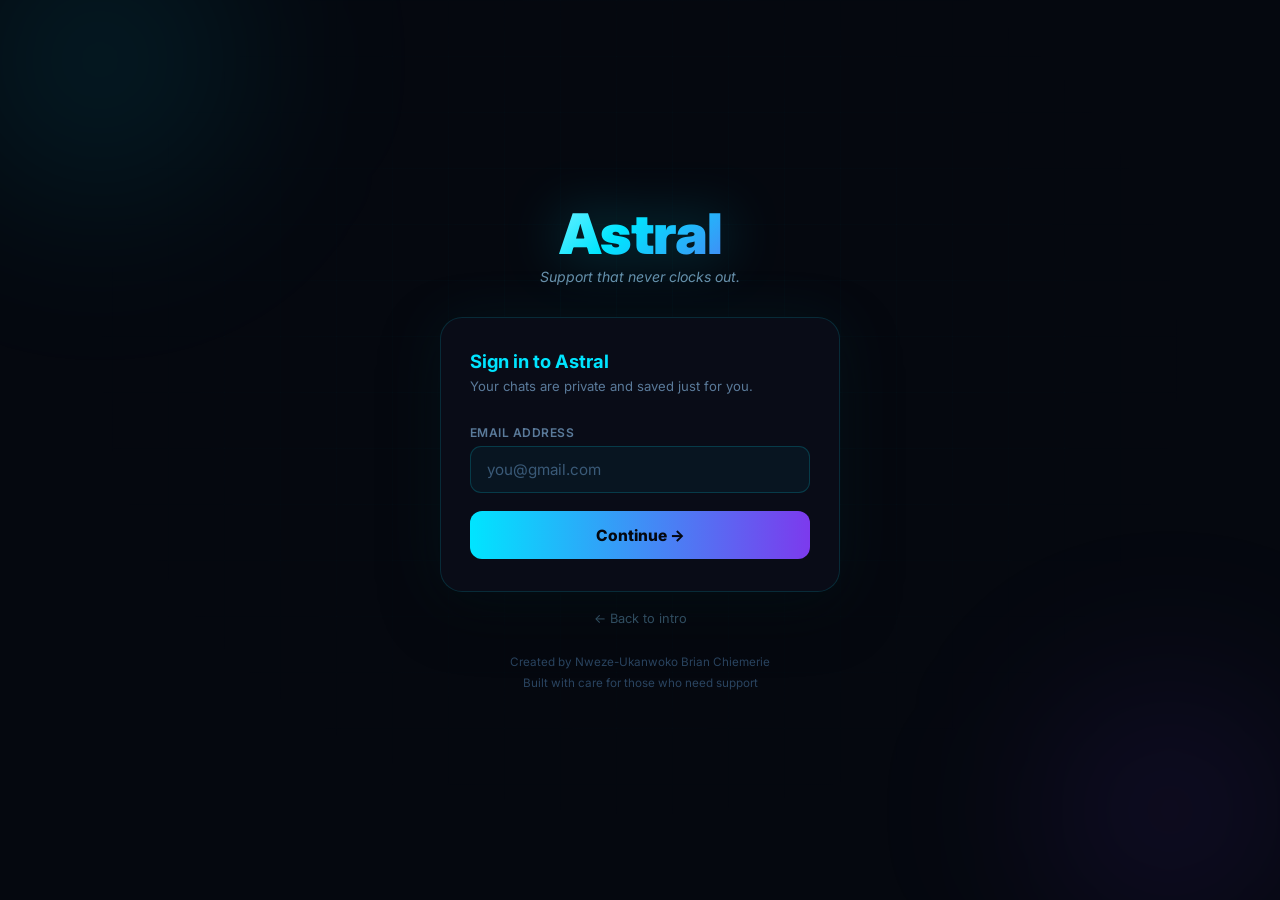
<file: index.html>
<!DOCTYPE html>
<html lang="en">
<head>
  <script>
    window.__deferredInstallPrompt = null;
    window.addEventListener('beforeinstallprompt', function(e) {
      e.preventDefault();
      window.__deferredInstallPrompt = e;
      if (window.__onInstallPromptReady) window.__onInstallPromptReady();
    });
  </script>
  <meta charset="UTF-8">
  <meta name="viewport" content="width=device-width, initial-scale=1.0, viewport-fit=cover">
  <link rel="manifest" href="manifest.json">

  <!-- PWA / full-screen app (Android + iOS) -->
  <meta name="mobile-web-app-capable" content="yes">
  <meta name="apple-mobile-web-app-capable" content="yes">
  <meta name="apple-mobile-web-app-status-bar-style" content="black-translucent">
  <meta name="apple-mobile-web-app-title" content="Astral">
  <link rel="apple-touch-icon" href="img/icon-192.png">
  <link rel="apple-touch-icon" sizes="512x512" href="img/icon-512.png">

  <meta name="theme-color" content="#0a0f1c">
  <title>Astral – Your AI Companion for Emotional & Addiction Guidance</title>
  <link rel="preconnect" href="https://fonts.googleapis.com">
  <link href="https://fonts.googleapis.com/css2?family=Inter:wght@300;400;500;600;700;800;900&display=swap" rel="stylesheet">
  <style>
    *, *::before, *::after { margin: 0; padding: 0; box-sizing: border-box; }

    :root {
      --cyan:   #00e5ff;
      --purple: #7c3aed;
      --pink:   #ec4899;
      --bg:     #05080f;
      --surface:#0d1117;
      --card:   #0f1923;
      --text:   #e8f4ff;
      --muted:  #5a7a9a;
      --border: rgba(0,229,255,.14);
      --err:    #ff4d6d;
      --info:   #00e5ff;
    }

    html, body { height: 100%; }
    body {
      font-family: 'Inter', sans-serif;
      background: var(--bg);
      color: var(--text);
      min-height: 100vh;
      display: flex; flex-direction: column;
      align-items: center; justify-content: center;
      overflow-x: hidden;
      padding: 1rem;
    }

    /* ── Orbs ── */
    .orb {
      position: fixed; border-radius: 50%; filter: blur(80px);
      pointer-events: none; z-index: 0;
      animation: drift 16s ease-in-out infinite alternate;
    }
    .orb1 { width:440px; height:440px; top:-160px; left:-120px;
             background: radial-gradient(circle, rgba(0,229,255,.12), transparent 70%); }
    .orb2 { width:380px; height:380px; bottom:-100px; right:-80px;
             background: radial-gradient(circle, rgba(124,58,237,.14), transparent 70%);
             animation-delay:-8s; }
    @keyframes drift {
      from { transform: translate(0,0); }
      to   { transform: translate(30px,25px); }
    }

    .grid-overlay {
      position: fixed; inset: 0; z-index: 0; pointer-events: none;
      background-image:
        linear-gradient(rgba(0,229,255,.022) 1px, transparent 1px),
        linear-gradient(90deg, rgba(0,229,255,.022) 1px, transparent 1px);
      background-size: 56px 56px;
      mask-image: radial-gradient(ellipse at 50% 40%, black 0%, transparent 65%);
    }

    /* ── Wrap ── */
    .wrap {
      position: relative; z-index: 1;
      width: 100%; max-width: 400px;
      animation: fadeUp .7s ease both;
    }
    @keyframes fadeUp {
      from { opacity: 0; transform: translateY(24px); }
      to   { opacity: 1; transform: translateY(0); }
    }

    /* ── Brand ── */
    .brand { text-align: center; margin-bottom: 2rem; }
    .logo {
      font-size: 3.5rem; font-weight: 900; letter-spacing: -1px; line-height: 1;
      background: linear-gradient(135deg, #fff 0%, var(--cyan) 45%, var(--purple) 100%);
      -webkit-background-clip: text; -webkit-text-fill-color: transparent;
      background-clip: text;
      filter: drop-shadow(0 0 28px rgba(0,229,255,.3));
      animation: glow 3s ease-in-out infinite alternate;
      display: block; margin-bottom: 6px;
    }
    @keyframes glow {
      from { filter: drop-shadow(0 0 14px rgba(0,229,255,.25)); }
      to   { filter: drop-shadow(0 0 36px rgba(0,229,255,.55)); }
    }
    .tagline { color: #6a8faa; font-size: .88rem; font-style: italic; }

    /* ── Card ── */
    .card {
      background: rgba(10,14,25,.9);
      border: 1px solid var(--border);
      border-radius: 22px;
      padding: 2rem 1.8rem;
      backdrop-filter: blur(20px);
      box-shadow: 0 0 60px rgba(0,229,255,.06), 0 20px 60px rgba(0,0,0,.4);
    }
    .card-title {
      font-size: 1.15rem; font-weight: 700;
      color: var(--cyan); margin-bottom: 4px;
    }
    .card-sub {
      color: var(--muted); font-size: .82rem; line-height: 1.55;
      margin-bottom: 1.8rem;
    }

    /* ── Google button (COMMENTED OUT — see below) ── */
    /*
    .google-btn {
      width: 100%; display: flex; align-items: center; justify-content: center; gap: 12px;
      background: #fff; color: #1a1a1a;
      border: none; border-radius: 12px;
      padding: .9rem 1.2rem;
      font-size: .95rem; font-weight: 600;
      cursor: pointer; transition: .2s;
      box-shadow: 0 2px 16px rgba(0,0,0,.35);
      font-family: inherit;
    }
    .google-btn:hover { transform: translateY(-1px); box-shadow: 0 6px 24px rgba(0,0,0,.4); }
    .google-icon { width: 20px; height: 20px; flex-shrink: 0; }

    .divider {
      display: flex; align-items: center; gap: 12px;
      margin: 1.4rem 0; color: var(--muted); font-size: .8rem;
    }
    .divider::before, .divider::after {
      content: ''; flex: 1; height: 1px;
      background: rgba(0,229,255,.12);
    }
    */

    /* ── Loading ── */
    .loading-row {
      display: none; align-items: center; justify-content: center;
      gap: 10px; padding: 12px 0;
    }
    .spinner {
      width: 20px; height: 20px;
      border: 2.5px solid rgba(0,229,255,.18);
      border-top-color: var(--cyan);
      border-radius: 50%;
      animation: spin .7s linear infinite;
    }
    @keyframes spin { to { transform: rotate(360deg); } }
    #loading-txt { color: #8ab4cc; font-size: .88rem; }

    /* ── Form ── */
    .field { margin-bottom: 14px; }
    label {
      display: block; font-size: .75rem; font-weight: 600;
      color: var(--muted); margin-bottom: 6px; letter-spacing: .5px;
      text-transform: uppercase;
    }
    input[type=email], input[type=text], input[type=password] {
      width: 100%;
      padding: .82rem 1rem;
      background: rgba(0,229,255,.045);
      border: 1px solid rgba(0,229,255,.18);
      border-radius: 11px;
      color: var(--text); font-size: .95rem;
      outline: none; transition: .2s;
      font-family: inherit;
      color-scheme: dark;
    }
    input:focus {
      border-color: var(--cyan);
      background: rgba(0,229,255,.07);
      box-shadow: 0 0 0 3px rgba(0,229,255,.08);
    }
    input::placeholder { color: #3a5a78; }

    /* Kill the light-mode autofill flash some browsers apply to inputs */
    input:-webkit-autofill,
    input:-webkit-autofill:hover,
    input:-webkit-autofill:focus {
      -webkit-text-fill-color: var(--text);
      -webkit-box-shadow: 0 0 0 1000px #0d1520 inset;
      transition: background-color 9999s ease-in-out 0s;
    }

    /* Password show/hide toggle — same box styling, just a right-aligned eye */
    .pw-wrap { position: relative; }
    .pw-wrap input { padding-right: 2.6rem; }
    .pw-toggle {
      position: absolute; right: 4px; top: 50%; transform: translateY(-50%);
      width: 34px; height: 34px; display: flex; align-items: center; justify-content: center;
      background: transparent; border: none; cursor: pointer; color: var(--muted);
      transition: color .2s;
    }
    .pw-toggle:hover { color: var(--cyan); }
    .pw-toggle svg { width: 18px; height: 18px; }

    /* ── Verification code (OTP) boxes ── */
    .otp-row { display: flex; gap: 8px; justify-content: space-between; margin-bottom: 6px; }
    .otp-digit {
      width: 100%; aspect-ratio: 1 / 1; text-align: center;
      font-size: 1.3rem; font-weight: 700; letter-spacing: 0;
      background: rgba(0,229,255,.045); border: 1px solid rgba(0,229,255,.18);
      border-radius: 11px; color: var(--text); outline: none; transition: .2s;
      font-family: inherit; color-scheme: dark;
    }
    .otp-digit:focus {
      border-color: var(--cyan); background: rgba(0,229,255,.08);
      box-shadow: 0 0 0 3px rgba(0,229,255,.1);
    }
    .otp-digit.filled { border-color: rgba(0,229,255,.4); }
    .resend-row { text-align: center; font-size: .78rem; color: var(--muted); margin: -6px 0 14px; }
    .resend-link { color: var(--cyan); cursor: pointer; text-decoration: underline; }
    .resend-link.disabled { color: var(--muted); cursor: default; text-decoration: none; }

    .btn-main {
      width: 100%; padding: .9rem;
      background: linear-gradient(90deg, var(--cyan), var(--purple));
      border: none; border-radius: 12px;
      color: #050810; font-size: .97rem; font-weight: 800;
      cursor: pointer; transition: .2s; font-family: inherit;
      margin-top: 4px;
    }
    .btn-main:hover { transform: translateY(-1px); box-shadow: 0 0 24px rgba(0,229,255,.35); }
    .btn-main:active { transform: translateY(0); }

    .btn-back {
      width: 100%; padding: .7rem; margin-top: 10px;
      background: transparent; border: 1px solid var(--border); border-radius: 12px;
      color: var(--muted); font-size: .85rem; cursor: pointer; transition: .2s; font-family: inherit;
    }
    .btn-back:hover { color: var(--text); border-color: var(--cyan); }

    .pw-strength {
      display: flex; gap: 4px; margin: -6px 0 14px;
    }
    .pw-strength span {
      flex: 1; height: 3px; border-radius: 2px; background: rgba(255,255,255,.08); transition: background .2s;
    }
    .field-hint { font-size: .72rem; color: var(--muted); margin: -8px 0 14px; }

    /* ── Messages ── */
    .msg-box {
      font-size: .8rem; padding: 10px 14px; border-radius: 10px;
      margin-top: 12px; display: none; line-height: 1.5;
    }
    .msg-err  { background: rgba(255,77,109,.08); border: 1px solid rgba(255,77,109,.3); color: #ff8fa3; }
    .msg-info { background: rgba(0,229,255,.07);  border: 1px solid rgba(0,229,255,.2);  color: var(--cyan); }
    .denied-box {
      display: none; text-align: center; padding: 1.2rem;
      background: rgba(255,77,109,.06); border: 1px solid rgba(255,77,109,.25);
      border-radius: 12px; margin-top: 14px;
    }
    .denied-box p { color: #ff8fa3; font-size: .85rem; line-height: 1.6; }

    /* ── Footer bits ── */
    .back-link {
      display: block; text-align: center; margin-top: 1.2rem;
      color: #3a5a70; font-size: .8rem; text-decoration: none; transition: .2s;
    }
    .back-link:hover { color: var(--cyan); }

    /* ── Install ── */
    .install-wrap { display: none; margin-top: 1rem; }
    .install-btn {
      width: 100%; display: flex; align-items: center; justify-content: center; gap: 10px;
      background: transparent;
      border: 1.5px solid rgba(0,229,255,.3); border-radius: 12px;
      padding: .8rem 1.2rem; color: var(--cyan);
      font-size: .88rem; font-weight: 600; cursor: pointer;
      transition: .2s; font-family: inherit;
    }
    .install-btn:hover { background: rgba(0,229,255,.07); border-color: var(--cyan); }

    footer {
      text-align: center; margin-top: 1.6rem;
      color: #2a4460; font-size: .73rem; line-height: 1.8;
    }
  </style>
</head>
<body>

  <div class="orb orb1"></div>
  <div class="orb orb2"></div>
  <div class="grid-overlay"></div>

  <div class="wrap">

    <div class="brand">
      <span class="logo">Astral</span>
      <p class="tagline">Support that never clocks out.</p>
    </div>

    <div class="card">
      <p class="card-title">Sign in to Astral</p>
      <p class="card-sub">Your chats are private and saved just for you.</p>

      <!-- ╔══════════════════════════════════════════════════════════════╗
           ║  GOOGLE SIGN-IN — commented out, do not delete             ║
           ╚══════════════════════════════════════════════════════════════╝
      <button type="button" class="google-btn" id="google-btn" onclick="startGoogleLogin()">
        <svg class="google-icon" viewBox="0 0 24 24">
          <path fill="#4285F4" d="M22.56 12.25c0-.78-.07-1.53-.2-2.25H12v4.26h5.92c-.26 1.37-1.04 2.53-2.21 3.31v2.77h3.57c2.08-1.92 3.28-4.74 3.28-8.09z"/>
          <path fill="#34A853" d="M12 23c2.97 0 5.46-.98 7.28-2.66l-3.57-2.77c-.98.66-2.23 1.06-3.71 1.06-2.86 0-5.29-1.93-6.16-4.53H2.18v2.84C3.99 20.53 7.7 23 12 23z"/>
          <path fill="#FBBC05" d="M5.84 14.09c-.22-.66-.35-1.36-.35-2.09s.13-1.43.35-2.09V7.07H2.18C1.43 8.55 1 10.22 1 12s.43 3.45 1.18 4.93l3.66-2.84z"/>
          <path fill="#EA4335" d="M12 5.38c1.62 0 3.06.56 4.21 1.64l3.15-3.15C17.45 2.09 14.97 1 12 1 7.7 1 3.99 3.47 2.18 7.07l3.66 2.84c.87-2.6 3.3-4.53 6.16-4.53z"/>
        </svg>
        Continue with Google
      </button>

      <div class="divider">or sign in manually</div>
      -->

      <!-- Loading row -->
      <div class="loading-row" id="loading-row">
        <div class="spinner"></div>
        <span id="loading-txt">Checking access…</span>
      </div>

      <!-- Messages -->
      <div class="msg-box msg-info" id="info-msg"></div>
      <div class="msg-box msg-err"  id="err-msg"></div>
      <div class="denied-box" id="denied-box">
        <p>🔒 <strong style="color:#ff6b6b">Access Restricted</strong><br>
        Your email hasn't been approved yet.<br>
        Contact the admin to get access.</p>
      </div>

      <!-- STEP 1 — email only -->
      <div id="step-email">
        <div class="field">
          <label for="email-in">Email Address</label>
          <input type="email" id="email-in" placeholder="you@gmail.com" autocomplete="email">
        </div>
        <button type="button" class="btn-main" onclick="submitEmailStep()">Continue →</button>
      </div>

      <!-- STEP 2A — existing user: password only -->
      <div id="step-signin" style="display:none">
        <p class="card-sub" style="margin-bottom:16px" id="signin-email-label"></p>
        <div class="field">
          <label for="password-in">Password</label>
          <div class="pw-wrap">
            <input type="password" id="password-in" placeholder="Enter your password" autocomplete="current-password">
            <button type="button" class="pw-toggle" onclick="togglePw('password-in', this)" aria-label="Show password">👁</button>
          </div>
        </div>
        <button type="button" class="btn-main" onclick="submitSignIn()">Sign In →</button>
        <button type="button" class="btn-back" onclick="startForgotPassword()" style="margin-top:8px">Forgot password?</button>
        <button type="button" class="btn-back" onclick="backToEmailStep()">← Use a different email</button>
      </div>

      <!-- STEP 2C — forgot password: request code -->
      <div id="step-forgot" style="display:none">
        <p class="card-sub" style="margin-bottom:16px" id="forgot-email-label"></p>
        <p class="field-hint" style="margin-bottom:16px">We'll email a 6-digit code to verify it's you.</p>
        <button type="button" class="btn-main" onclick="requestResetCode()">Send Reset Code →</button>
        <button type="button" class="btn-back" onclick="backToEmailStep()">← Use a different email</button>
      </div>

      <!-- STEP 2D — forgot password: enter code + new password -->
      <div id="step-reset" style="display:none">
        <p class="card-sub" style="margin-bottom:16px">Enter the code we emailed you, and choose a new password.</p>
        <div class="field">
          <label for="reset-code-in">Reset Code</label>
          <input type="text" id="reset-code-in" placeholder="6-digit code" inputmode="numeric" maxlength="6" autocomplete="one-time-code">
        </div>
        <div class="field">
          <label for="reset-new-password-in">New Password</label>
          <div class="pw-wrap">
            <input type="password" id="reset-new-password-in" placeholder="At least 8 characters" autocomplete="new-password">
            <button type="button" class="pw-toggle" onclick="togglePw('reset-new-password-in', this)" aria-label="Show password">👁</button>
          </div>
        </div>
        <div class="field">
          <label for="reset-confirm-password-in">Verify New Password</label>
          <div class="pw-wrap">
            <input type="password" id="reset-confirm-password-in" placeholder="Re-enter your new password" autocomplete="new-password">
            <button type="button" class="pw-toggle" onclick="togglePw('reset-confirm-password-in', this)" aria-label="Show password">👁</button>
          </div>
        </div>
        <button type="button" class="btn-main" onclick="submitPasswordReset()">Reset Password →</button>
        <button type="button" class="btn-back" onclick="requestResetCode()">Resend code</button>
        <button type="button" class="btn-back" onclick="backToEmailStep()">← Use a different email</button>
      </div>

      <!-- STEP 2E — new user: verify email with a code first -->
      <div id="step-verify" style="display:none">
        <p class="card-sub" style="margin-bottom:16px" id="verify-email-label"></p>
        <p class="field-hint" style="margin-bottom:16px">We sent a 6-digit code to your email. Enter it below to continue.</p>
        <div class="field">
          <div class="otp-row" id="otp-row">
            <input class="otp-digit" type="text" inputmode="numeric" maxlength="1" data-idx="0">
            <input class="otp-digit" type="text" inputmode="numeric" maxlength="1" data-idx="1">
            <input class="otp-digit" type="text" inputmode="numeric" maxlength="1" data-idx="2">
            <input class="otp-digit" type="text" inputmode="numeric" maxlength="1" data-idx="3">
            <input class="otp-digit" type="text" inputmode="numeric" maxlength="1" data-idx="4">
            <input class="otp-digit" type="text" inputmode="numeric" maxlength="1" data-idx="5">
          </div>
        </div>
        <div class="resend-row">Didn't get it? <span class="resend-link" id="resend-link" onclick="resendSignupCode()">Resend code</span></div>
        <button type="button" class="btn-main" onclick="submitVerifyCode()">Verify Email →</button>
        <button type="button" class="btn-back" onclick="backToEmailStep()">← Use a different email</button>
      </div>

      <!-- STEP 2B — new user: name + password + confirm (only after email verified) -->
      <div id="step-signup" style="display:none">
        <p class="card-sub" style="margin-bottom:16px" id="signup-email-label"></p>
        <div class="field">
          <label for="name-in">Your Name</label>
          <input type="text" id="name-in" placeholder="e.g. Brian" autocomplete="given-name">
        </div>
        <div class="field">
          <label for="new-password-in">Create a Password</label>
          <div class="pw-wrap">
            <input type="password" id="new-password-in" placeholder="At least 8 characters" autocomplete="new-password">
            <button type="button" class="pw-toggle" onclick="togglePw('new-password-in', this)" aria-label="Show password">👁</button>
          </div>
        </div>
        <div class="field">
          <label for="confirm-password-in">Verify Password</label>
          <div class="pw-wrap">
            <input type="password" id="confirm-password-in" placeholder="Re-enter your password" autocomplete="new-password">
            <button type="button" class="pw-toggle" onclick="togglePw('confirm-password-in', this)" aria-label="Show password">👁</button>
          </div>
        </div>
        <button type="button" class="btn-main" onclick="submitSignUp()">Sign Up →</button>
        <button type="button" class="btn-back" onclick="backToEmailStep()">← Use a different email</button>
      </div>
    </div>

    <a class="back-link" href="landing.html">← Back to intro</a>

    <div class="install-wrap" id="install-wrap">
      <button class="install-btn" onclick="installApp()">
        📲 Get the App
      </button>
    </div>

    <footer>
      Created by Nweze-Ukanwoko Brian Chiemerie<br>
      Built with care for those who need support
    </footer>
  </div>

<script>
/* ─────────────────────────────────────────────
   CONFIG
───────────────────────────────────────────── */
// const CLIENT_ID = '1082324111538-87784hv6i5ci5jam3cb8fe16v6tf4qbu.apps.googleusercontent.com'; // Google OAuth — kept for future use
const ADMIN_EMAIL = 'bukanwoko@gmail.com';
const BACKEND_URL = 'https://astral-1-sb1i.onrender.com';

/* ─────────────────────────────────────────────
   UI HELPERS
───────────────────────────────────────────── */
function showErr(msg) {
  const e = document.getElementById('err-msg');
  e.textContent = msg; e.style.display = 'block';
}
function showInfo(msg) {
  const e = document.getElementById('info-msg');
  e.textContent = msg; e.style.display = 'block';
}
function hideMessages() {
  ['err-msg','info-msg','denied-box'].forEach(id => {
    const el = document.getElementById(id);
    if (el) el.style.display = 'none';
  });
}
function showLoading(txt) {
  // document.getElementById('google-btn').style.display = 'none'; // Google btn hidden
  document.getElementById('loading-row').style.display = 'flex';
  if (txt) document.getElementById('loading-txt').textContent = txt;
}
function hideLoading() {
  document.getElementById('loading-row').style.display = 'none';
  // document.getElementById('google-btn').style.display = 'flex'; // Google btn hidden
}

/* ─────────────────────────────────────────────
   SESSION — 7-day remembered session, validated
   against the server so bans/expiry are honored
   even on a device that stayed logged in.
───────────────────────────────────────────── */
const SESSION_TTL_MS = 7 * 24 * 60 * 60 * 1000; // 7 days

function getCookie(name) {
  const m = document.cookie.match(new RegExp('(?:^|; )' + name + '=([^;]*)'));
  return m ? decodeURIComponent(m[1]) : null;
}
function setCookie(name, value, maxAgeMs) {
  const d = new Date(Date.now() + maxAgeMs);
  document.cookie = name + '=' + encodeURIComponent(value) +
    '; expires=' + d.toUTCString() + '; path=/; SameSite=Lax';
}
function clearCookie(name) {
  document.cookie = name + '=; expires=Thu, 01 Jan 1970 00:00:00 UTC; path=/;';
}
function clearSession() {
  localStorage.removeItem('astral_session');
  clearCookie('astral_session');
}

/* Already signed in? Verify the token with the server before bypassing
   login — this is what makes a 7-day-old session still respect logouts,
   expiry, and (critically) bans that happened after the last visit. */
(async function checkExistingSession() {
  let s = null;
  try {
    s = JSON.parse(localStorage.getItem('astral_session') || 'null');
    if (!s || !s.email) {
      const cv = getCookie('astral_session');
      if (cv) s = JSON.parse(cv);
    }
  } catch(e) { s = null; }

  if (!s || !s.email || !s.token) return; // nothing to restore — show login normally

  // Locally-known expiry check first (avoids a network round trip once it's stale)
  if (s.expires && Date.now() > s.expires) { clearSession(); return; }

  try {
    const res = await fetch(BACKEND_URL + '/session-check?token=' + encodeURIComponent(s.token));
    if (!res.ok) { clearSession(); return; } // expired, invalid, or banned
    const data = await res.json();
    window.location.href = 'chat.html';
  } catch(e) {
    // Server unreachable — fall back to trusting the local session rather
    // than locking the person out over a network blip.
    window.location.href = 'chat.html';
  }
})();

window.addEventListener('online', () => window.location.reload());

/* ─────────────────────────────────────────────
   GOOGLE SIGN-IN — commented out, kept for future re-enable
   ─────────────────────────────────────────────
   To re-enable:
   1. Uncomment the google-btn HTML above
   2. Uncomment the divider HTML above
   3. Uncomment the showLoading/hideLoading google-btn lines
   4. Uncomment these two functions below

function startGoogleLogin() {
  hideMessages();
  showLoading('Redirecting to Google…');
  const redirectUri = window.location.origin + window.location.pathname;
  const authUrl = new URL('https://accounts.google.com/o/oauth2/v2/auth');
  authUrl.searchParams.set('client_id',     CLIENT_ID);
  authUrl.searchParams.set('redirect_uri',  redirectUri);
  authUrl.searchParams.set('response_type', 'token');
  authUrl.searchParams.set('scope',         'openid email profile');
  authUrl.searchParams.set('prompt',        'select_account');
  window.location.href = authUrl.toString();
}

(function handleGoogleReturn() {
  const hash = window.location.hash;
  if (!hash || !hash.includes('access_token')) return;
  const params = {};
  hash.replace(/^#/, '').split('&').forEach(pair => {
    const [k, v] = pair.split('=');
    params[decodeURIComponent(k)] = decodeURIComponent(v || '');
  });
  const token = params['access_token'];
  if (!token) return;
  history.replaceState(null, '', window.location.pathname + window.location.search);
  showLoading('Signing you in…');
  fetch('https://www.googleapis.com/oauth2/v3/userinfo', {
    headers: { Authorization: 'Bearer ' + token }
  })
  .then(r => r.json())
  .then(info => {
    const email = (info.email || '').toLowerCase();
    const name  = info.name || info.given_name || email.split('@')[0];
    if (!email) { showErr('Could not read your Google email. Try manual sign-in.'); hideLoading(); return; }
    checkAndLogin(email, name);
  })
  .catch(() => { showErr('Failed to get your Google profile. Try manual sign-in.'); hideLoading(); });
})();
*/

/* ─────────────────────────────────────────────
   ACCESS CHECK + FINALISE
───────────────────────────────────────────── */
function finaliseLogin(email, name, token) {
  const users = JSON.parse(localStorage.getItem('astral_users') || '{}');
  if (!users[email]) {
    users[email] = { name, email, joinedAt: Date.now(), messageCount: 0, imageCount: 0 };
  } else {
    users[email].name = name;
  }
  localStorage.setItem('astral_users', JSON.stringify(users));
  const sessionData = JSON.stringify({ email, name, token, expires: Date.now() + SESSION_TTL_MS });
  localStorage.setItem('astral_session', sessionData);
  setCookie('astral_session', sessionData, SESSION_TTL_MS);
  const userId = 'u_' + btoa(email).replace(/[^a-z0-9]/gi, '').slice(0, 20);
  localStorage.setItem('astral_user_id', userId);
  window.location.href = 'chat.html';
}

/* ─────────────────────────────────────────────
   PASSWORD SHOW/HIDE TOGGLE
───────────────────────────────────────────── */
function togglePw(id, btn) {
  const input = document.getElementById(id);
  const showing = input.type === 'text';
  input.type = showing ? 'password' : 'text';
  btn.textContent = showing ? '👁' : '🙈';
  btn.setAttribute('aria-label', showing ? 'Show password' : 'Hide password');
}

/* ─────────────────────────────────────────────
   TWO-STEP SIGN IN / SIGN UP
   Step 1: email only. We ask the server whether an
   account exists for it, then branch:
     - exists      → password field (sign in)
     - doesn't     → name + new password + confirm (sign up)
     - banned      → access denied, full stop
───────────────────────────────────────────── */
let _pendingEmail = '';

function showStep(id) {
  ['step-email','step-signin','step-signup','step-forgot','step-reset','step-verify'].forEach(s => {
    document.getElementById(s).style.display = (s === id) ? 'block' : 'none';
  });
}

function backToEmailStep() {
  hideMessages();
  _pendingEmail = '';
  showStep('step-email');
  setTimeout(() => document.getElementById('email-in').focus(), 50);
}

async function submitEmailStep() {
  hideMessages();
  const email = document.getElementById('email-in').value.trim().toLowerCase();
  if (!email.includes('@')) { showErr('Enter a valid email address.'); return; }
  showLoading('Checking your email…');
  try {
    const res  = await fetch(BACKEND_URL + '/account-exists?email=' + encodeURIComponent(email));
    const data = await res.json();
    hideLoading();
    if (data.banned) {
      document.getElementById('denied-box').style.display = 'block';
      document.getElementById('denied-box').querySelector('p').innerHTML =
        '🔒 <strong style="color:#ff6b6b">Access Restricted</strong><br>This account is no longer able to use Astral.';
      return;
    }
    _pendingEmail = email;
    if (data.exists) {
      document.getElementById('signin-email-label').textContent = 'Signing in as ' + email;
      showStep('step-signin');
      setTimeout(() => document.getElementById('password-in').focus(), 50);
    } else {
      // New account — verify the email address before we let them set a password.
      await sendSignupCode();
    }
  } catch(e) {
    hideLoading();
    showErr('Could not reach the server. Check your connection and try again.');
  }
}

async function submitSignIn() {
  hideMessages();
  const password = document.getElementById('password-in').value;
  if (!password) { showErr('Enter your password.'); return; }
  showLoading('Signing you in…');
  try {
    const res  = await fetch(BACKEND_URL + '/signin', {
      method: 'POST',
      headers: { 'Content-Type': 'application/json' },
      body: JSON.stringify({ email: _pendingEmail, password })
    });
    const data = await res.json();
    hideLoading();
    if (!res.ok) { showErr(data.detail || 'Sign in failed.'); return; }
    finaliseLogin(data.email, data.name, data.token);
  } catch(e) {
    hideLoading();
    showErr('Could not reach the server. Try again.');
  }
}

/* ─────────────────────────────────────────────
   EMAIL VERIFICATION (signup only) — a 6-digit
   code must be confirmed before /signup will
   accept a new account, so no one can create an
   account with an email they don't control.
───────────────────────────────────────────── */
let _resendCooldownTimer = null;

function otpDigits() {
  return Array.from(document.querySelectorAll('#otp-row .otp-digit'));
}
function otpValue() {
  return otpDigits().map(i => i.value).join('');
}
function clearOtp() {
  otpDigits().forEach(i => { i.value = ''; i.classList.remove('filled'); });
}
function startResendCooldown(seconds) {
  const link = document.getElementById('resend-link');
  clearInterval(_resendCooldownTimer);
  let remaining = seconds;
  const tick = () => {
    if (remaining <= 0) {
      link.textContent = 'Resend code';
      link.classList.remove('disabled');
      clearInterval(_resendCooldownTimer);
      return;
    }
    link.textContent = `Resend code (${remaining}s)`;
    link.classList.add('disabled');
    remaining--;
  };
  tick();
  _resendCooldownTimer = setInterval(tick, 1000);
}

async function sendSignupCode() {
  hideMessages();
  showLoading('Sending verification code…');
  try {
    const res  = await fetch(BACKEND_URL + '/send-signup-code', {
      method: 'POST',
      headers: { 'Content-Type': 'application/json' },
      body: JSON.stringify({ email: _pendingEmail })
    });
    const data = await res.json();
    hideLoading();
    if (!res.ok) { showErr(data.detail || 'Could not send a verification code.'); return; }
    document.getElementById('verify-email-label').textContent = 'Verifying ' + _pendingEmail;
    clearOtp();
    showStep('step-verify');
    startResendCooldown(60);
    setTimeout(() => otpDigits()[0].focus(), 50);
  } catch(e) {
    hideLoading();
    showErr('Could not reach the server. Try again.');
  }
}

async function resendSignupCode() {
  if (document.getElementById('resend-link').classList.contains('disabled')) return;
  await sendSignupCode();
}

async function submitVerifyCode() {
  hideMessages();
  const code = otpValue();
  if (!/^\d{6}$/.test(code)) { showErr('Enter the 6-digit code from your email.'); return; }
  showLoading('Verifying…');
  try {
    const res  = await fetch(BACKEND_URL + '/verify-signup-code', {
      method: 'POST',
      headers: { 'Content-Type': 'application/json' },
      body: JSON.stringify({ email: _pendingEmail, code })
    });
    const data = await res.json();
    hideLoading();
    if (!res.ok) { showErr(data.detail || 'Incorrect code.'); clearOtp(); otpDigits()[0].focus(); return; }
    clearInterval(_resendCooldownTimer);
    document.getElementById('signup-email-label').textContent = 'Creating an account for ' + _pendingEmail;
    showStep('step-signup');
    setTimeout(() => document.getElementById('name-in').focus(), 50);
  } catch(e) {
    hideLoading();
    showErr('Could not reach the server. Try again.');
  }
}

// Auto-advance / backspace / paste handling for the OTP boxes
document.addEventListener('DOMContentLoaded', () => {
  const digits = otpDigits();
  digits.forEach((input, idx) => {
    input.addEventListener('input', () => {
      input.value = input.value.replace(/\D/g, '').slice(0, 1);
      input.classList.toggle('filled', !!input.value);
      if (input.value && idx < digits.length - 1) digits[idx + 1].focus();
      if (otpValue().length === 6) submitVerifyCode();
    });
    input.addEventListener('keydown', e => {
      if (e.key === 'Backspace' && !input.value && idx > 0) digits[idx - 1].focus();
      if (e.key === 'Enter') submitVerifyCode();
    });
    input.addEventListener('paste', e => {
      const text = (e.clipboardData.getData('text') || '').replace(/\D/g, '').slice(0, 6);
      if (!text) return;
      e.preventDefault();
      text.split('').forEach((ch, i) => { if (digits[i]) { digits[i].value = ch; digits[i].classList.add('filled'); } });
      const next = digits[Math.min(text.length, digits.length - 1)];
      if (next) next.focus();
      if (text.length === 6) submitVerifyCode();
    });
  });
});

async function submitSignUp() {
  hideMessages();
  const name     = document.getElementById('name-in').value.trim();
  const pw       = document.getElementById('new-password-in').value;
  const pwVerify = document.getElementById('confirm-password-in').value;
  if (name.length < 1)      { showErr('Please enter your name.'); return; }
  if (pw.length < 8)        { showErr('Password must be at least 8 characters.'); return; }
  if (pw !== pwVerify)      { showErr('Passwords do not match.'); return; }
  showLoading('Creating your account…');
  try {
    const res  = await fetch(BACKEND_URL + '/signup', {
      method: 'POST',
      headers: { 'Content-Type': 'application/json' },
      body: JSON.stringify({ email: _pendingEmail, name, password: pw })
    });
    const data = await res.json();
    hideLoading();
    if (!res.ok) { showErr(data.detail || 'Sign up failed.'); return; }
    finaliseLogin(data.email, data.name, data.token);
  } catch(e) {
    hideLoading();
    showErr('Could not reach the server. Try again.');
  }
}

document.getElementById('email-in').addEventListener('keydown', e => {
  if (e.key === 'Enter') submitEmailStep();
});
document.getElementById('password-in').addEventListener('keydown', e => {
  if (e.key === 'Enter') submitSignIn();
});
document.getElementById('confirm-password-in').addEventListener('keydown', e => {
  if (e.key === 'Enter') submitSignUp();
});

/* ─────────────────────────────────────────────
   FORGOT PASSWORD
───────────────────────────────────────────── */
function startForgotPassword() {
  hideMessages();
  document.getElementById('forgot-email-label').textContent = 'Reset password for ' + _pendingEmail;
  showStep('step-forgot');
}

async function requestResetCode() {
  hideMessages();
  showLoading('Sending code…');
  try {
    const res = await fetch(BACKEND_URL + '/request-password-reset', {
      method: 'POST',
      headers: { 'Content-Type': 'application/json' },
      body: JSON.stringify({ email: _pendingEmail })
    });
    hideLoading();
    if (!res.ok) { showErr('Could not send a reset code. Try again.'); return; }
    showStep('step-reset');
    showInfo('If an account exists for this email, a code has been sent — check your inbox.');
    document.getElementById('reset-code-in').value = '';
    setTimeout(() => document.getElementById('reset-code-in').focus(), 50);
  } catch(e) {
    hideLoading();
    showErr('Could not reach the server. Try again.');
  }
}

async function submitPasswordReset() {
  hideMessages();
  const code       = document.getElementById('reset-code-in').value.trim();
  const pw         = document.getElementById('reset-new-password-in').value;
  const pwVerify   = document.getElementById('reset-confirm-password-in').value;
  if (!/^\d{6}$/.test(code))  { showErr('Enter the 6-digit code from your email.'); return; }
  if (pw.length < 8)          { showErr('Password must be at least 8 characters.'); return; }
  if (pw !== pwVerify)        { showErr('Passwords do not match.'); return; }
  showLoading('Resetting your password…');
  try {
    const res  = await fetch(BACKEND_URL + '/reset-password', {
      method: 'POST',
      headers: { 'Content-Type': 'application/json' },
      body: JSON.stringify({ email: _pendingEmail, code, new_password: pw })
    });
    const data = await res.json();
    hideLoading();
    if (!res.ok) { showErr(data.detail || 'Reset failed.'); return; }
    showStep('step-signin');
    document.getElementById('signin-email-label').textContent = 'Signing in as ' + _pendingEmail;
    showInfo('Password reset ✓ — sign in with your new password.');
  } catch(e) {
    hideLoading();
    showErr('Could not reach the server. Try again.');
  }
}

document.getElementById('reset-code-in').addEventListener('keydown', e => {
  if (e.key === 'Enter') submitPasswordReset();
});

/* ─────────────────────────────────────────────
   PWA INSTALL
───────────────────────────────────────────── */
let deferredPrompt = null;

window.__onInstallPromptReady = () => {
  deferredPrompt = window.__deferredInstallPrompt;
  document.getElementById('install-wrap').style.display = 'block';
};
if (window.__deferredInstallPrompt) window.__onInstallPromptReady();

window.addEventListener('beforeinstallprompt', (e) => {
  e.preventDefault();
  deferredPrompt = e;
  document.getElementById('install-wrap').style.display = 'block';
});

function installApp() {
  if (!deferredPrompt) return;
  deferredPrompt.prompt();
  deferredPrompt.userChoice.then((choice) => {
    deferredPrompt = null;
    window.__deferredInstallPrompt = null;
    if (choice.outcome === 'accepted') {
      document.getElementById('install-wrap').style.display = 'none';
    }
  });
}

window.addEventListener('appinstalled', () => {
  document.getElementById('install-wrap').style.display = 'none';
  deferredPrompt = null;
  window.__deferredInstallPrompt = null;
});
</script>

<script>
  if ("serviceWorker" in navigator) {
    window.addEventListener("load", () => {
      navigator.serviceWorker.register("./sw.js", { updateViaCache: "none" })
        .then(r => r.update())
        .catch(e => console.warn("SW failed", e));
    });
  }
</script>
</body>
</html>
</file>
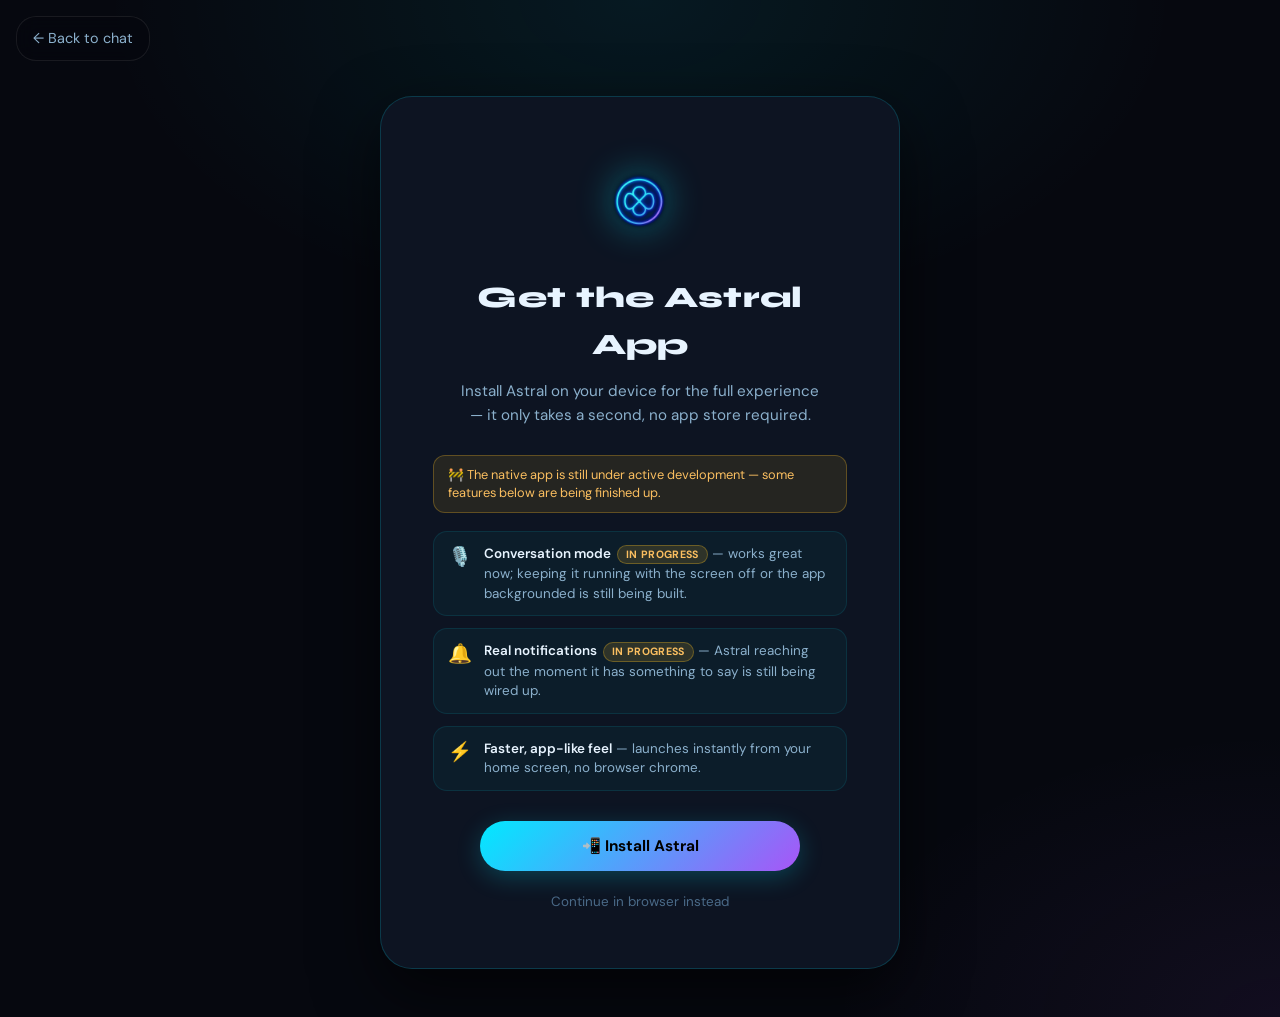
<file: get-app.html>
<!DOCTYPE html>
<html lang="en">
<head>
  <script>
    // Must be the very first script — captures the install prompt the
    // instant it fires, same reasoning as chat.html: if we attach this
    // listener late, Chrome/Edge can fire beforeinstallprompt before
    // we're listening and the button would have nothing to trigger.
    window.__deferredInstallPrompt = null;
    window.addEventListener('beforeinstallprompt', function(e) {
      e.preventDefault();
      window.__deferredInstallPrompt = e;
      if (window.__onInstallPromptReady) window.__onInstallPromptReady();
    });
  </script>
  <meta charset="UTF-8">
  <meta name="viewport" content="width=device-width, initial-scale=1.0, viewport-fit=cover">
  <link rel="manifest" href="manifest.json">

  <meta name="mobile-web-app-capable" content="yes">
  <meta name="apple-mobile-web-app-capable" content="yes">
  <meta name="apple-mobile-web-app-status-bar-style" content="black-translucent">
  <meta name="apple-mobile-web-app-title" content="Astral">
  <link rel="apple-touch-icon" href="img/icon-192.png">
  <link rel="apple-touch-icon" sizes="512x512" href="img/icon-512.png">

  <meta name="theme-color" content="#0a0f1c">
  <title>Get the Astral App</title>
  <link rel="preconnect" href="https://fonts.googleapis.com">
  <link rel="preconnect" href="https://fonts.gstatic.com" crossorigin>
  <link href="https://fonts.googleapis.com/css2?family=Syne:wght@400;600;700;800&family=DM+Sans:ital,wght@0,300;0,400;0,500;1,300&display=swap" rel="stylesheet">
  <link rel="stylesheet" href="styles/index.css">

  <style>
    /* Page-only styles — this is a standalone page, not the chat shell,
       so it doesn't need header/sidebar/etc. from index.css, just the
       shared design tokens (colors, fonts) and the gap-* building blocks
       that used to belong to the old install popup. */

    /* index.css locks html/body to height:100% + overflow:hidden, since
       the chat shell scrolls internally via its own containers. This
       page has no such inner scroll container — it relies on the body
       itself scrolling — so that global rule left it stuck: content
       taller than the viewport (e.g. once the feature list wraps on a
       small phone) was simply clipped with no way to reach it. Override
       back to a normal scrollable page here. */
    html, body {
      height: auto;
      min-height: 100%;
      overflow-y: auto;
      overflow-x: hidden;
    }

    body {
      background: var(--bg-deep);
      min-height: 100vh;
      /* was: justify-content: center — with content taller than the
         viewport (common on small phones once the feature list is in),
         a centered flex container clips its overflow off the TOP and
         makes it unreachable by scrolling (a well-known flexbox quirk).
         That's what pushed the card's title up underneath the fixed
         "← Back to chat" link, overlapping it. flex-start + top padding
         that clears the back button's height fixes it — content now
         always starts below the fold and scrolls normally. */
      display: flex; flex-direction: column; align-items: center; justify-content: flex-start;
      padding: 72px 20px calc(32px + var(--sab));
      overflow-x: hidden;
    }
    .ga-back {
      position: fixed; top: max(16px, var(--sat)); left: 16px;
      display: inline-flex; align-items: center; gap: 6px;
      color: var(--text-mid); text-decoration: none;
      font-family: 'DM Sans', sans-serif; font-size: 0.84rem;
      padding: 8px 12px; border-radius: 20px;
      background: rgba(6,8,15,0.72);
      border: 1px solid rgba(255,255,255,0.08);
      backdrop-filter: blur(10px);
      -webkit-backdrop-filter: blur(10px);
      z-index: 60;
      transition: background 0.2s, color 0.2s;
    }
    .ga-back:hover { background: var(--cyan-dim); color: var(--text-hi); }

    .ga-card {
      width: 100%; max-width: 420px;
      background: var(--bg-card); border: 1px solid var(--border);
      border-radius: 28px; padding: 44px 32px 36px;
      text-align: center;
      box-shadow: 0 24px 64px rgba(0,0,0,0.6);
      animation: gapSlideUp 0.4s cubic-bezier(0.4,0,0.2,1);
    }
    .ga-mark {
      width: 72px; height: 72px; object-fit: contain;
      filter: drop-shadow(0 0 18px rgba(0,234,255,0.4));
      margin-bottom: 18px;
    }
    .ga-title {
      font-family: 'Syne', sans-serif; font-weight: 800; font-size: 1.5rem;
      color: var(--text-hi); margin-bottom: 10px; letter-spacing: 0.01em;
    }
    .ga-sub {
      color: var(--text-mid); font-size: 0.9rem; line-height: 1.6;
      margin-bottom: 28px;
    }

    .ga-features {
      display: flex; flex-direction: column; gap: 12px;
      text-align: left; margin-bottom: 30px;
    }
    .ga-feature {
      display: flex; align-items: flex-start; gap: 12px;
      background: rgba(0,234,255,0.04); border: 1px solid rgba(0,234,255,0.1);
      border-radius: 14px; padding: 12px 14px;
    }
    .ga-feature-icon { font-size: 1.2rem; line-height: 1.4; flex-shrink: 0; }
    .ga-feature-text { font-family: 'DM Sans', sans-serif; font-size: 0.84rem; color: var(--text-mid); line-height: 1.45; }
    .ga-feature-text strong { color: var(--text-hi); font-weight: 600; }
    .ga-feature-tag {
      display: inline-block; margin-left: 6px;
      background: rgba(251,191,36,0.14); color: #fbbf60;
      border: 1px solid rgba(251,191,36,0.3);
      border-radius: 20px; padding: 1px 8px;
      font-size: 0.66rem; font-weight: 700; letter-spacing: 0.03em;
      text-transform: uppercase; vertical-align: middle;
    }

    /* ── In-progress notice — brief heads-up that some listed features are
       still being finished, without a full roadmap/checklist. ── */
    .ga-notice {
      display: flex; align-items: center; gap: 8px;
      background: rgba(251,191,36,0.1); border: 1px solid rgba(251,191,36,0.28);
      color: #fbbf60; border-radius: 12px; padding: 10px 14px;
      font-family: 'DM Sans', sans-serif; font-size: 0.8rem; line-height: 1.4;
      text-align: left; margin-bottom: 18px;
    }

    .ga-btn {
      display: flex; align-items: center; justify-content: center; gap: 8px;
      width: 100%; padding: 15px; background: linear-gradient(135deg, #00eaff, #a855f7);
      border: none; border-radius: var(--radius-pill); color: #000; font-weight: 700; font-size: 0.96rem;
      cursor: pointer; margin-bottom: 12px; font-family: 'DM Sans', sans-serif;
      transition: opacity 0.18s, transform 0.15s;
      box-shadow: 0 6px 24px rgba(0,234,255,0.22);
    }
    .ga-btn:hover { opacity: 0.92; transform: translateY(-1px); }
    .ga-btn:active { transform: translateY(0); }

    .ga-continue {
      background: none; border: none; color: var(--text-lo); font-size: 0.84rem;
      cursor: pointer; padding: 8px; font-family: 'DM Sans', sans-serif;
      text-decoration: none; display: inline-block;
    }
    .ga-continue:hover { color: var(--text-mid); }

    .ga-toast {
      position: fixed; bottom: 28px; left: 50%; transform: translateX(-50%) translateY(8px);
      background: rgba(0,234,255,0.14); border: 1px solid var(--cyan-mid);
      color: var(--text-hi); padding: 12px 20px; border-radius: 12px;
      font-family: 'DM Sans', sans-serif; font-size: 0.86rem; text-align: center;
      max-width: min(90vw, 320px); box-shadow: 0 8px 28px rgba(0,0,0,0.4);
      opacity: 0; pointer-events: none; transition: opacity 0.3s ease, transform 0.3s ease;
      z-index: 50;
    }
    .ga-toast.show { opacity: 1; transform: translateX(-50%) translateY(0); }

    /* Narrow phones — stretch edge-to-edge with margins instead of relying
       on a centered fixed-width box, matching the chat-page toast pattern. */
    @media (max-width: 380px) {
      .ga-toast {
        left: 12px; right: 12px; transform: translateY(8px);
        max-width: none; width: auto; font-size: 0.8rem; padding: 10px 16px;
      }
      .ga-toast.show { transform: translateY(0); }
    }

    @keyframes gapSlideUp { from { transform: translateY(24px); opacity: 0; } to { transform: none; opacity: 1; } }

    /* ================== RESPONSIVE ================== */

    /* Small phones — tighten spacing so nothing crowds the fixed back link. */
    @media (max-width: 380px) {
      body { padding: 60px 14px calc(24px + var(--sab)); }
      .ga-card { padding: 32px 20px 28px; border-radius: 22px; }
      .ga-mark { width: 60px; height: 60px; margin-bottom: 14px; }
      .ga-title { font-size: 1.28rem; }
      .ga-sub { font-size: 0.86rem; margin-bottom: 22px; }
      .ga-feature { padding: 10px 12px; }
      .ga-feature-text { font-size: 0.8rem; }
      .ga-btn { padding: 14px; font-size: 0.92rem; }
    }

    /* Short / landscape phones — the fixed back link + tall card can
       overflow a squat viewport, so relax the top offset and let the
       card breathe without being clipped above the fold. */
    @media (max-height: 560px) and (orientation: landscape) {
      body { padding: 56px 20px 24px; }
      .ga-card { padding: 28px 32px 24px; }
      .ga-mark { width: 48px; height: 48px; margin-bottom: 10px; }
      .ga-features { margin-bottom: 20px; }
    }

    /* Tablets and up — more breathing room, larger type, and the
       feature list reflows into a two-column grid instead of a single
       cramped stack. */
    @media (min-width: 640px) {
      body {
        padding: 96px 24px calc(48px + var(--sab));
        /* Subtle radial glow behind the card, echoing the cyan/violet
           accents used elsewhere in the app without competing with
           the card itself. */
        background:
          radial-gradient(60% 45% at 50% 0%, rgba(0,234,255,0.08), transparent 70%),
          radial-gradient(50% 40% at 100% 100%, rgba(168,85,247,0.07), transparent 70%),
          var(--bg-deep);
      }
      .ga-card { max-width: 460px; padding: 52px 44px 42px; border-radius: 32px; }
      .ga-mark { width: 80px; height: 80px; margin-bottom: 22px; }
      .ga-title { font-size: 1.7rem; }
      .ga-sub { font-size: 0.95rem; max-width: 360px; margin-left: auto; margin-right: auto; }
      .ga-features { flex-direction: row; flex-wrap: wrap; }
      .ga-feature { flex: 1 1 calc(50% - 6px); min-width: 210px; }
      .ga-btn { max-width: 320px; margin-left: auto; margin-right: auto; }
      .ga-back { font-size: 0.9rem; padding: 10px 16px; }
    }

    /* Desktop — a bit more presence, feature grid stays two-up, card
       gets a touch more max-width so it doesn't feel lost in the page. */
    @media (min-width: 1024px) {
      .ga-card { max-width: 520px; padding: 60px 52px 48px; }
      .ga-mark { width: 88px; height: 88px; }
      .ga-title { font-size: 1.85rem; }
      .ga-feature { flex: 1 1 calc(50% - 6px); }
    }
  </style>
</head>
<body>

  <a class="ga-back" href="chat.html">← Back to chat</a>

  <div class="ga-card">
    <img class="ga-mark" src="img/icon-mark.png" alt="" aria-hidden="true">
    <div class="ga-title">Get the Astral App</div>
    <div class="ga-sub">Install Astral on your device for the full experience — it only takes a second, no app store required.</div>

    <div class="ga-notice">🚧 The native app is still under active development — some features below are being finished up.</div>

    <div class="ga-features">
      <div class="ga-feature">
        <span class="ga-feature-icon">🎙️</span>
        <span class="ga-feature-text"><strong>Conversation mode</strong><span class="ga-feature-tag">In progress</span> — works great now; keeping it running with the screen off or the app backgrounded is still being built.</span>
      </div>
      <div class="ga-feature">
        <span class="ga-feature-icon">🔔</span>
        <span class="ga-feature-text"><strong>Real notifications</strong><span class="ga-feature-tag">In progress</span> — Astral reaching out the moment it has something to say is still being wired up.</span>
      </div>
      <div class="ga-feature">
        <span class="ga-feature-icon">⚡</span>
        <span class="ga-feature-text"><strong>Faster, app-like feel</strong> — launches instantly from your home screen, no browser chrome.</span>
      </div>
    </div>

    <button class="ga-btn" id="ga-install-btn" onclick="installApp()">📲 Install Astral</button>
    <a class="ga-continue" href="chat.html">Continue in browser instead</a>
  </div>

  <div class="ga-toast" id="ga-toast"></div>

  <script>
    (function() {
      const SERVER_URL = 'https://astral-1-sb1i.onrender.com';

      const _isInstalled = () =>
        window.matchMedia('(display-mode: standalone)').matches ||
        window.navigator.standalone === true ||
        document.referrer.includes('android-app://');

      const _isIOS = /iphone|ipad|ipod/i.test(navigator.userAgent);

      const _platform = () => {
        if (_isIOS) return 'ios';
        if (/android/i.test(navigator.userAgent)) return 'android';
        return 'desktop';
      };

      // Report a completed install to the backend, the same way likes/
      // dislikes get reported via /react — a lightweight fire-and-forget
      // POST, deduped per device so re-visiting this page never double
      // counts the same install.
      let _installReported = false;
      const _reportInstall = (source) => {
        if (_installReported) return;
        try {
          if (localStorage.getItem('astral_install_tracked') === '1') { _installReported = true; return; }
        } catch (e) {}
        _installReported = true;
        try { localStorage.setItem('astral_install_tracked', '1'); } catch (e) {}

        let session = null;
        try { session = JSON.parse(localStorage.getItem('astral_session') || 'null'); } catch (e) {}
        let userId = null;
        try {
          userId = localStorage.getItem('astral_user_id');
          if (!userId) {
            userId = 'u_' + Math.random().toString(36).slice(2, 10) + '_' + Date.now();
            localStorage.setItem('astral_user_id', userId);
          }
        } catch (e) {}

        fetch(SERVER_URL + '/track-install', {
          method: 'POST',
          headers: { 'Content-Type': 'application/json' },
          body: JSON.stringify({
            user_id:    userId || 'anon',
            user_email: (session && session.email) || '',
            platform:   _platform(),
            source:     source
          })
        }).catch(function() {});
      };

      // 'appinstalled' is the authoritative cross-browser signal that the
      // PWA was actually added — fires for the native Android/desktop
      // prompt and (where supported) after the iOS share-sheet flow.
      window.addEventListener('appinstalled', () => _reportInstall('appinstalled_event'));

      const _showToast = (msg) => {
        const toast = document.getElementById('ga-toast');
        if (!toast) return;
        toast.textContent = msg;
        toast.classList.add('show');
        clearTimeout(toast._hideTimer);
        toast._hideTimer = setTimeout(() => toast.classList.remove('show'), 6000);
      };

      window.installApp = () => {
        const prompt = window.__deferredInstallPrompt;

        // Path 1: Android/Chrome with native install prompt — one tap, instant.
        if (prompt) {
          prompt.prompt();
          prompt.userChoice.then((choice) => {
            window.__deferredInstallPrompt = null;
            if (choice.outcome === 'accepted') {
              // Report immediately too — appinstalled usually follows
              // right after, but navigating to chat.html can race it.
              _reportInstall('prompt_accepted');
              window.location.href = 'chat.html';
            }
          }).catch(() => {});
          return;
        }

        // Path 2: iOS Safari — no programmatic install API, Share-sheet only.
        if (_isIOS) {
          _showToast('📲 Tap the Share button ⬆ then choose "Add to Home Screen"');
          return;
        }

        // No native prompt available yet on this browser/session.
        _showToast('Your browser doesn’t support one-tap install here yet — try Chrome or Edge.');
      };

      window.__onInstallPromptReady = () => {
        const btn = document.getElementById('ga-install-btn');
        if (btn) btn.style.display = 'flex';
      };

      if (_isInstalled()) {
        // Already installed — no point pushing install, send them straight in.
        window.location.href = 'chat.html';
      }
    })();
  </script>
</body>
</html>
</file>
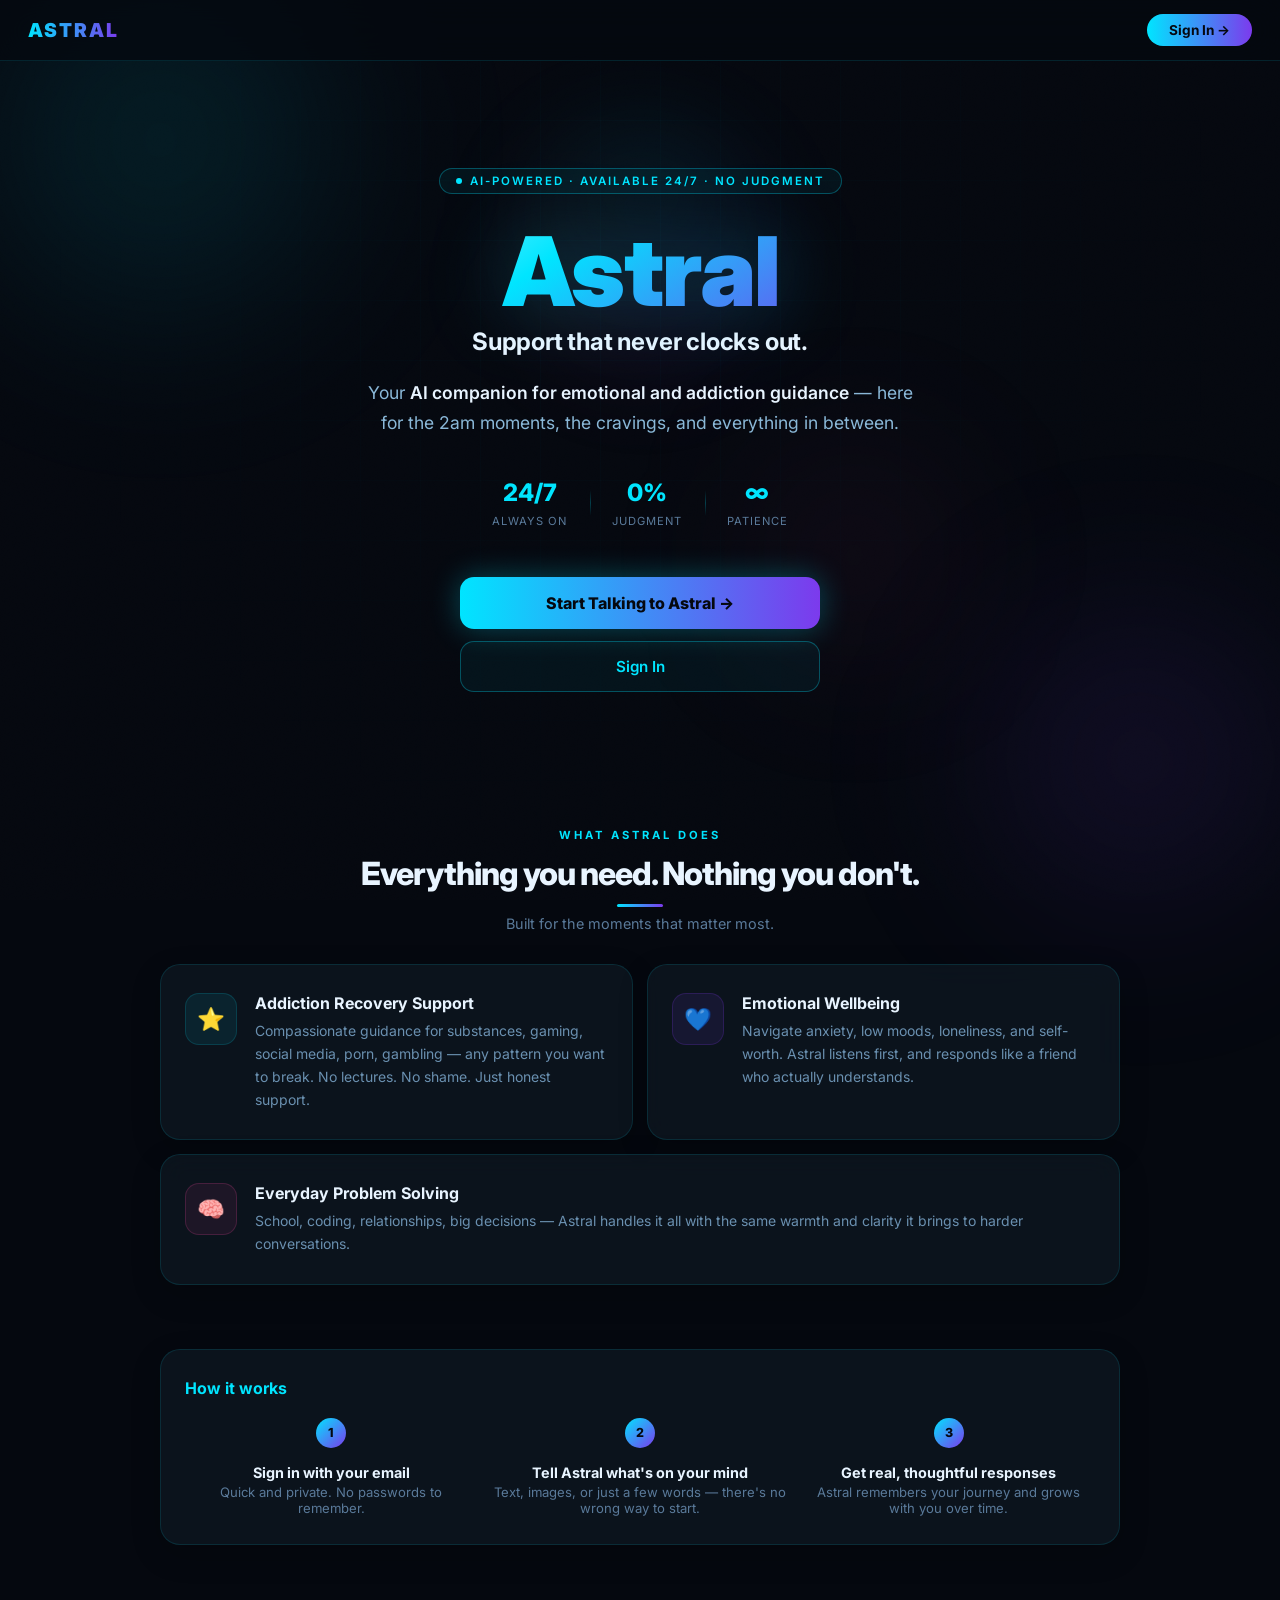
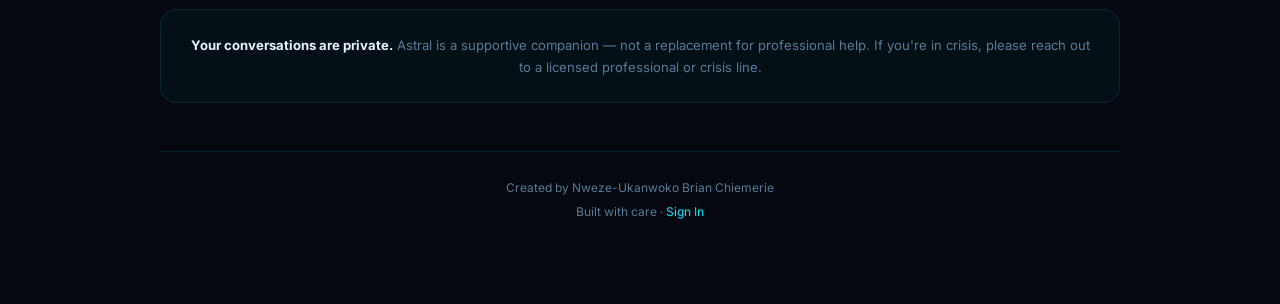
<file: landing.html>
<!DOCTYPE html>
<html lang="en">
<head>
  <meta charset="UTF-8">
  <meta name="viewport" content="width=device-width, initial-scale=1.0, viewport-fit=cover">
  <link rel="manifest" href="manifest.json">

  <!-- PWA / full-screen app (Android + iOS) -->
  <meta name="mobile-web-app-capable" content="yes">
  <meta name="apple-mobile-web-app-capable" content="yes">
  <meta name="apple-mobile-web-app-status-bar-style" content="black-translucent">
  <meta name="apple-mobile-web-app-title" content="Astral">
  <link rel="apple-touch-icon" href="img/icon-192.png">
  <link rel="apple-touch-icon" sizes="512x512" href="img/icon-512.png">

  <meta name="theme-color" content="#0a0f1c">
  <title>Astral – Your AI Companion for Emotional & Addiction Guidance</title>
  <meta name="description" content="Astral is your AI companion for emotional and addiction guidance. Support that never clocks out.">
  <meta property="og:title" content="Astral – Your AI Companion for Emotional & Addiction Guidance">
  <meta property="og:description" content="Support that never clocks out.">
  <meta property="og:type" content="website">
  <meta name="twitter:card" content="summary">
  <meta name="twitter:title" content="Astral – Your AI Companion for Emotional & Addiction Guidance">
  <meta name="twitter:description" content="Support that never clocks out.">
  <link rel="preconnect" href="https://fonts.googleapis.com">
  <link href="https://fonts.googleapis.com/css2?family=Inter:wght@300;400;500;600;700;800;900&display=swap" rel="stylesheet">
  <style>
    *, *::before, *::after { margin: 0; padding: 0; box-sizing: border-box; }

    :root {
      --cyan:   #00e5ff;
      --purple: #7c3aed;
      --pink:   #ec4899;
      --bg:     #05080f;
      --surface:#0d1117;
      --card:   #0f1923;
      --text:   #e8f4ff;
      --muted:  #5a7a9a;
      --border: rgba(0,229,255,.12);
    }

    html { scroll-behavior: smooth; }

    body {
      font-family: 'Inter', sans-serif;
      background: var(--bg);
      color: var(--text);
      min-height: 100vh;
      overflow-x: hidden;
    }

    /* ── Canvas background ── */
    #bg-canvas {
      position: fixed; inset: 0; z-index: 0; pointer-events: none;
    }

    /* ── Floating orbs ── */
    .orb {
      position: fixed; border-radius: 50%; filter: blur(80px);
      pointer-events: none; z-index: 0; animation: drift 18s ease-in-out infinite alternate;
    }
    .orb1 { width:520px; height:520px; top:-120px; left:-100px;
             background: radial-gradient(circle, rgba(0,229,255,.13), transparent 70%); }
    .orb2 { width:440px; height:440px; bottom:-80px; right:-80px;
             background: radial-gradient(circle, rgba(124,58,237,.14), transparent 70%);
             animation-delay: -9s; }
    .orb3 { width:300px; height:300px; top:45%; left:55%;
             background: radial-gradient(circle, rgba(236,72,153,.09), transparent 70%);
             animation-delay: -4s; animation-duration: 22s; }
    @keyframes drift {
      from { transform: translate(0,0) scale(1); }
      to   { transform: translate(40px,30px) scale(1.06); }
    }

    /* ── Grain texture — subtle depth over the flat gradients ── */
    .grain-overlay {
      position: fixed; inset: 0; z-index: 0; pointer-events: none; opacity: .035; mix-blend-mode: overlay;
      background-image: url("data:image/svg+xml,%3Csvg xmlns='http://www.w3.org/2000/svg' width='120' height='120'%3E%3Cfilter id='n'%3E%3CfeTurbulence type='fractalNoise' baseFrequency='0.9' numOctaves='2' stitchTiles='stitch'/%3E%3C/filter%3E%3Crect width='100%25' height='100%25' filter='url(%23n)'/%3E%3C/svg%3E");
    }

    /* ── Grid overlay ── */
    .grid-overlay {
      position: fixed; inset: 0; z-index: 0; pointer-events: none;
      background-image:
        linear-gradient(rgba(0,229,255,.025) 1px, transparent 1px),
        linear-gradient(90deg, rgba(0,229,255,.025) 1px, transparent 1px);
      background-size: 60px 60px;
      mask-image: radial-gradient(ellipse at 50% 30%, black 0%, transparent 70%);
    }

    /* ── Page container ── */
    .page {
      position: relative; z-index: 1;
      max-width: 620px; margin: 0 auto;
      padding: 3rem 1.5rem 4rem;
    }

    /* ── Nav bar ── */
    nav {
      position: fixed; top: 0; left: 0; right: 0; z-index: 100;
      padding: 14px 28px;
      display: flex; align-items: center; justify-content: space-between;
      background: rgba(5,8,15,.75);
      backdrop-filter: blur(18px);
      border-bottom: 1px solid var(--border);
    }
    .nav-brand {
      font-size: 1.2rem; font-weight: 900; letter-spacing: 2px;
      background: linear-gradient(90deg, var(--cyan), var(--purple));
      -webkit-background-clip: text; -webkit-text-fill-color: transparent;
      background-clip: text;
    }
    .nav-cta {
      padding: 8px 22px;
      background: linear-gradient(90deg, var(--cyan), var(--purple));
      border: none; border-radius: 50px; color: #050810;
      font-size: .85rem; font-weight: 700; cursor: pointer;
      text-decoration: none; transition: .2s;
      font-family: inherit;
    }
    .nav-cta:hover { opacity: .85; transform: translateY(-1px); }

    /* ── Hero ── */
    .hero {
      text-align: center;
      padding: 7rem 0 3.5rem;
    }

    .eyebrow {
      display: inline-flex; align-items: center; gap: 8px;
      border: 1px solid rgba(0,229,255,.3);
      border-radius: 50px; padding: 5px 16px;
      font-size: .72rem; font-weight: 600; letter-spacing: 2px;
      text-transform: uppercase; color: var(--cyan);
      margin-bottom: 2rem;
      background: rgba(0,229,255,.05);
    }
    .eyebrow-dot { width:6px; height:6px; border-radius:50%;
                   background: var(--cyan); animation: pulse-dot 2s infinite; }
    @keyframes pulse-dot {
      0%,100%{ box-shadow: 0 0 0 0 rgba(0,229,255,.5); }
      50%     { box-shadow: 0 0 0 5px rgba(0,229,255,0); }
    }

    .hero-title {
      font-size: clamp(3.5rem, 10vw, 6rem);
      font-weight: 900; line-height: .95;
      letter-spacing: -2px;
      background: linear-gradient(145deg, #ffffff 0%, var(--cyan) 40%, var(--purple) 80%, var(--pink) 100%);
      -webkit-background-clip: text; -webkit-text-fill-color: transparent;
      background-clip: text;
      filter: drop-shadow(0 0 40px rgba(0,229,255,.25));
      animation: title-glow 4s ease-in-out infinite alternate;
      margin-bottom: .6rem;
      position: relative;
    }
    .hero { position: relative; }
    .hero::before {
      content: ''; position: absolute; top: 4.2rem; left: 50%;
      width: 260px; height: 260px; transform: translateX(-50%);
      border-radius: 50%;
      background: conic-gradient(from 0deg, rgba(0,229,255,.16), rgba(124,58,237,.14), rgba(236,72,153,.1), rgba(0,229,255,.16));
      filter: blur(50px); opacity: .55; z-index: -1;
      animation: ringSpin 14s linear infinite;
    }
    @keyframes ringSpin { to { transform: translateX(-50%) rotate(360deg); } }
    @keyframes title-glow {
      from { filter: drop-shadow(0 0 20px rgba(0,229,255,.2)); }
      to   { filter: drop-shadow(0 0 50px rgba(0,229,255,.45)); }
    }

    .hero-tagline {
      font-size: clamp(1.15rem, 3vw, 1.5rem);
      font-weight: 700; letter-spacing: -.2px;
      color: var(--text);
      margin-bottom: 1.4rem;
    }

    .hero-sub {
      font-size: 1.1rem; line-height: 1.7; color: #8ab8d8;
      max-width: 480px; margin: 0 auto 2.5rem;
      font-weight: 400;
    }
    .hero-sub strong { color: var(--text); font-weight: 600; }

    /* ── Stats strip ── */
    .stats-row {
      display: flex; justify-content: center; align-items: center; gap: 2rem;
      margin-bottom: 3rem; flex-wrap: wrap;
    }
    .stat-item { text-align: center; position: relative; padding: 0 .4rem; }
    .stat-item:not(:last-child)::after {
      content: ''; position: absolute; top: 50%; right: -1.1rem; transform: translateY(-50%);
      width: 1px; height: 26px; background: linear-gradient(180deg, transparent, rgba(0,229,255,.25), transparent);
    }
    .stat-num {
      font-size: 1.5rem; font-weight: 800; color: var(--cyan);
      display: block; margin-bottom: 2px;
    }
    .stat-lbl { font-size: .7rem; color: var(--muted); letter-spacing: 1px; text-transform: uppercase; }

    /* ── CTA buttons ── */
    .cta-area {
      display: flex; flex-direction: column; gap: 12px;
      max-width: 360px; margin: 0 auto 5rem;
    }
    .btn-primary {
      display: flex; align-items: center; justify-content: center; gap: 8px;
      width: 100%; padding: 16px;
      background: linear-gradient(90deg, var(--cyan), var(--purple));
      border: none; border-radius: 14px;
      color: #05080f; font-size: 1rem; font-weight: 800;
      text-decoration: none; cursor: pointer; font-family: inherit;
      transition: .2s; box-shadow: 0 0 30px rgba(0,229,255,.3);
      position: relative; overflow: hidden;
    }
    .btn-primary:hover { transform: translateY(-2px); box-shadow: 0 0 50px rgba(0,229,255,.45); }
    .btn-primary::after {
      content: ''; position: absolute; top: 0; left: -60%; width: 40%; height: 100%;
      background: linear-gradient(120deg, transparent, rgba(255,255,255,.45), transparent);
      transform: skewX(-20deg); transition: left .6s ease;
    }
    .btn-primary:hover::after { left: 120%; }

    .btn-outline {
      display: flex; align-items: center; justify-content: center;
      width: 100%; padding: 15px;
      background: rgba(0,229,255,.05);
      border: 1.5px solid rgba(0,229,255,.3);
      border-radius: 14px;
      color: var(--cyan); font-size: .95rem; font-weight: 600;
      text-decoration: none; cursor: pointer; font-family: inherit;
      transition: .2s;
    }
    .btn-outline:hover { background: rgba(0,229,255,.1); border-color: var(--cyan); }

    /* ── Section title ── */
    .section-title {
      text-align: center; margin-bottom: 2rem;
    }
    .section-label {
      font-size: .7rem; font-weight: 700; letter-spacing: 3px;
      text-transform: uppercase; color: var(--cyan); margin-bottom: 12px;
    }
    .section-title h2 {
      font-size: 2rem; font-weight: 800; letter-spacing: -1px;
      position: relative; display: inline-block; padding-bottom: 14px;
    }
    .section-title h2::after {
      content: ''; position: absolute; bottom: 0; left: 50%; transform: translateX(-50%);
      width: 46px; height: 3px; border-radius: 3px;
      background: linear-gradient(90deg, var(--cyan), var(--purple));
    }
    .section-title p { color: var(--muted); font-size: .9rem; margin-top: 8px; }

    /* ── Feature cards ── */
    .features {
      display: grid; grid-template-columns: 1fr; gap: 14px;
      margin-bottom: 4rem;
    }

    .feat-card {
      background: rgba(15,25,35,.7);
      backdrop-filter: blur(14px);
      border: 1px solid var(--border);
      border-radius: 20px; padding: 28px 24px;
      display: flex; gap: 18px; align-items: flex-start;
      transition: .25s; position: relative; overflow: hidden;
      box-shadow: 0 10px 30px rgba(0,0,0,.2);
    }
    .feat-card::before {
      content: ''; position: absolute;
      inset: 0; border-radius: 20px;
      background: linear-gradient(135deg, rgba(0,229,255,.04), transparent);
      opacity: 0; transition: .3s;
    }
    .feat-card:hover { border-color: rgba(0,229,255,.35); transform: translateY(-2px); }
    .feat-card:hover::before { opacity: 1; }

    .feat-icon-wrap {
      width: 52px; height: 52px; border-radius: 14px;
      background: rgba(0,229,255,.08); border: 1px solid rgba(0,229,255,.15);
      display: flex; align-items: center; justify-content: center;
      font-size: 1.4rem; flex-shrink: 0;
    }
    .feat-card.purple .feat-icon-wrap {
      background: rgba(124,58,237,.1); border-color: rgba(124,58,237,.2);
    }
    .feat-card.pink .feat-icon-wrap {
      background: rgba(236,72,153,.08); border-color: rgba(236,72,153,.2);
    }

    .feat-body { flex: 1; }
    .feat-title {
      font-size: 1rem; font-weight: 700; margin-bottom: 6px;
      color: var(--text);
    }
    .feat-desc { color: #6a90b0; font-size: .875rem; line-height: 1.65; }

    /* ── "How it works" strip ── */
    .how-strip {
      background: rgba(15,25,35,.7);
      backdrop-filter: blur(14px);
      border: 1px solid var(--border);
      border-radius: 20px; padding: 28px 24px;
      margin-bottom: 4rem;
      box-shadow: 0 10px 30px rgba(0,0,0,.2);
    }
    .how-strip h3 {
      font-size: 1rem; font-weight: 700; margin-bottom: 20px; color: var(--cyan);
    }
    .steps { display: flex; flex-direction: column; gap: 16px; }
    .step { display: flex; gap: 14px; align-items: flex-start; }
    .step-num {
      width: 30px; height: 30px; border-radius: 50%; flex-shrink: 0;
      background: linear-gradient(135deg, var(--cyan), var(--purple));
      display: flex; align-items: center; justify-content: center;
      font-size: .78rem; font-weight: 800; color: #050810;
    }
    .step-text strong { font-size: .9rem; color: var(--text); }
    .step-text p { font-size: .82rem; color: var(--muted); margin-top: 2px; }

    /* ── Trust bar ── */
    .trust-bar {
      text-align: center; padding: 24px;
      background: rgba(0,229,255,.03);
      border: 1px solid var(--border);
      border-radius: 16px; margin-bottom: 3rem;
    }
    .trust-bar p { font-size: .82rem; color: var(--muted); line-height: 1.7; }
    .trust-bar strong { color: var(--text); }

    /* ── Footer ── */
    footer {
      text-align: center; color: var(--muted); font-size: .75rem; line-height: 2;
      border-top: 1px solid var(--border); padding-top: 24px;
    }
    footer a { color: var(--cyan); text-decoration: none; }

    /* ================== RESPONSIVE ================== */

    /* Small phones — tighten spacing, keep the hero title from crowding
       the eyebrow / stats row on narrow screens. */
    @media (max-width: 380px) {
      .page { padding: 2.4rem 1.1rem 3rem; }
      .hero { padding: 6rem 0 2.5rem; }
      .stats-row { gap: 1.2rem; }
      .feat-card { padding: 22px 18px; gap: 14px; }
      nav { padding: 12px 16px; }
    }

    /* Tablets and up — the page was designed as a narrow editorial
       column; let it breathe with more side padding and let the feature
       cards sit two-up instead of stretching full width. */
    @media (min-width: 700px) {
      .page { max-width: 900px; padding: 3.5rem 2.5rem 5rem; }
      .features { grid-template-columns: 1fr 1fr; }
      .feat-card:last-child { grid-column: 1 / -1; }
      .steps { flex-direction: row; }
      .step { flex: 1; flex-direction: column; align-items: center; text-align: center; }
    }

    /* Desktop — a little extra width and breathing room; the column
       stays capped well short of full-bleed so line lengths stay
       comfortable to read. */
    @media (min-width: 1100px) {
      .page { max-width: 1040px; }
      .hero-sub { max-width: 560px; }
    }
  </style>
</head>
<body>

  <div class="orb orb1"></div>
  <div class="orb orb2"></div>
  <div class="orb orb3"></div>
  <div class="grain-overlay"></div>
  <div class="grid-overlay"></div>

  <!-- Nav -->
  <nav>
    <span class="nav-brand">ASTRAL</span>
    <a class="nav-cta" href="index.html">Sign In →</a>
  </nav>

  <div class="page">

    <!-- Hero -->
    <section class="hero">
      <div class="eyebrow">
        <span class="eyebrow-dot"></span>
        AI-Powered · Available 24/7 · No Judgment
      </div>

      <h1 class="hero-title">Astral</h1>
      <p class="hero-tagline">Support that never clocks out.</p>

      <p class="hero-sub">
        Your <strong>AI companion for emotional and addiction guidance</strong> —
        here for the 2am moments, the cravings, and everything in between.
      </p>

      <div class="stats-row">
        <div class="stat-item">
          <span class="stat-num">24/7</span>
          <span class="stat-lbl">Always on</span>
        </div>
        <div class="stat-item">
          <span class="stat-num">0%</span>
          <span class="stat-lbl">Judgment</span>
        </div>
        <div class="stat-item">
          <span class="stat-num">∞</span>
          <span class="stat-lbl">Patience</span>
        </div>
      </div>

      <div class="cta-area">
        <a class="btn-primary" href="index.html">
          Start Talking to Astral →
        </a>
        <a class="btn-outline" href="index.html">Sign In</a>
      </div>
    </section>

    <!-- Features -->
    <section>
      <div class="section-title">
        <div class="section-label">What Astral does</div>
        <h2>Everything you need. Nothing you don't.</h2>
        <p>Built for the moments that matter most.</p>
      </div>

      <div class="features">
        <div class="feat-card">
          <div class="feat-icon-wrap">⭐</div>
          <div class="feat-body">
            <div class="feat-title">Addiction Recovery Support</div>
            <p class="feat-desc">Compassionate guidance for substances, gaming, social media, porn, gambling — any pattern you want to break. No lectures. No shame. Just honest support.</p>
          </div>
        </div>

        <div class="feat-card purple">
          <div class="feat-icon-wrap">💙</div>
          <div class="feat-body">
            <div class="feat-title">Emotional Wellbeing</div>
            <p class="feat-desc">Navigate anxiety, low moods, loneliness, and self-worth. Astral listens first, and responds like a friend who actually understands.</p>
          </div>
        </div>

        <div class="feat-card pink">
          <div class="feat-icon-wrap">🧠</div>
          <div class="feat-body">
            <div class="feat-title">Everyday Problem Solving</div>
            <p class="feat-desc">School, coding, relationships, big decisions — Astral handles it all with the same warmth and clarity it brings to harder conversations.</p>
          </div>
        </div>
      </div>
    </section>

    <!-- How it works -->
    <div class="how-strip">
      <h3>How it works</h3>
      <div class="steps">
        <div class="step">
          <div class="step-num">1</div>
          <div class="step-text">
            <strong>Sign in with your email</strong>
            <p>Quick and private. No passwords to remember.</p>
          </div>
        </div>
        <div class="step">
          <div class="step-num">2</div>
          <div class="step-text">
            <strong>Tell Astral what's on your mind</strong>
            <p>Text, images, or just a few words — there's no wrong way to start.</p>
          </div>
        </div>
        <div class="step">
          <div class="step-num">3</div>
          <div class="step-text">
            <strong>Get real, thoughtful responses</strong>
            <p>Astral remembers your journey and grows with you over time.</p>
          </div>
        </div>
      </div>
    </div>

    <!-- Trust bar -->
    <div class="trust-bar">
      <p>
        <strong>Your conversations are private.</strong> Astral is a supportive companion —
        not a replacement for professional help. If you're in crisis, please reach out to
        a licensed professional or crisis line.
      </p>
    </div>

    <footer>
      Created by Nweze-Ukanwoko Brian Chiemerie<br>
      Built with care · <a href="index.html">Sign In</a>
    </footer>
  </div>

  <script>
    if ("serviceWorker" in navigator) {
      window.addEventListener("load", () => {
        navigator.serviceWorker.register("./sw.js")
          .catch(e => console.warn("SW failed", e));
      });
    }
  </script>
</body>
</html>
</file>
<file: styles/index.css>
/* ===============================================
   ASTRAL UI — redesigned
   Font: Syne (display) + DM Sans (body)
   Theme: deep space, neon teal/violet accents
   =============================================== */

@import url('https://fonts.googleapis.com/css2?family=Syne:wght@400;600;700;800&family=DM+Sans:ital,wght@0,300;0,400;0,500;1,300&family=Sora:wght@300;400;500;600;700&display=swap');
/* Sora is scoped to Conversation Mode only (orb, voice bubbles, popovers) —
   the rest of Astral keeps Syne + DM Sans untouched. */

*, *::before, *::after { box-sizing: border-box; margin: 0; padding: 0; }

/* ── PWA safe area — hides browser chrome, respects notch & home bar ── */
:root {
  --sat: env(safe-area-inset-top,    0px);
  --sar: env(safe-area-inset-right,  0px);
  --sab: env(safe-area-inset-bottom, 0px);
  --sal: env(safe-area-inset-left,   0px);
}

html {
  /* Extend background into the status bar area on iOS standalone mode */
  background-color: #06080f;
}

body {
  /* Push content away from notch and home bar when running as installed PWA */
  padding-top:    var(--sat);
  padding-right:  var(--sar);
  padding-bottom: var(--sab);
  padding-left:   var(--sal);
}

/* Header should sit flush under the status bar, not double-padded */
header {
  padding-top: max(8px, var(--sat));
}

/* Input bar / input area must sit above the iOS home indicator */
.input-bar,
.bottom-bar,
.chat-input-wrap,
#input-area {
  padding-bottom: max(12px, var(--sab));
}

:root {
  --cyan:      #00eaff;
  --cyan-dim:  rgba(0,234,255,0.18);
  --cyan-mid:  rgba(0,234,255,0.45);
  --violet:    #a855f7;
  --bg-deep:   #06080f;
  --bg-panel:  #090d18;
  --bg-card:   #0d1422;
  --border:    rgba(0,234,255,0.18);
  --text-hi:   #e8f4ff;
  --text-lo:   #4a6a88;
  --text-mid:  #8bb0cc;
  --radius-pill: 28px;
  --header-h:  62px;
  --sidebar-w: 260px;
}

html, body {
  height: 100%;
  overflow: hidden;
}

body {
  background: var(--bg-deep);
  color: var(--text-hi);
  font-family: 'DM Sans', sans-serif;
  font-size: 15px;
  line-height: 1.6;
}

/* ── scrollbar ── */
::-webkit-scrollbar { width: 4px; }
::-webkit-scrollbar-track { background: transparent; }
::-webkit-scrollbar-thumb { background: rgba(0,234,255,0.2); border-radius: 4px; }

/* ================== HEADER ================== */
.head {
  position: fixed;
  top: 0; left: 0;
  height: var(--header-h);
  width: 100%;
  background: linear-gradient(to bottom, var(--bg-deep) 0%, rgba(6,8,15,0.82) 60%, rgba(6,8,15,0) 100%);
  backdrop-filter: blur(14px);
  -webkit-backdrop-filter: blur(14px);
  -webkit-mask-image: linear-gradient(to bottom, black 0%, black 55%, transparent 100%);
  mask-image: linear-gradient(to bottom, black 0%, black 55%, transparent 100%);
  display: flex;
  align-items: center;
  justify-content: center;
  z-index: 1000;
  border-bottom: none;
  pointer-events: none;
}
/* Extra fade tail below the header itself so scrolled-up content dissolves
   gradually rather than being clipped the instant it passes the header's
   bottom edge. */
.head::after {
  content: '';
  position: absolute;
  top: 100%; left: 0; right: 0;
  height: 32px;
  background: linear-gradient(to bottom, rgba(6,8,15,0.35), transparent);
  pointer-events: none;
}
.head .sidebar-toggle,
.head .user-menu-wrap { pointer-events: all; }

.logo-wrap, .ai-logo { display: none; }

.sidebar-toggle {
  position: absolute;
  left: 14px;
  background: transparent;
  border: none;
  cursor: pointer;
  color: var(--cyan);
  display: flex;
  align-items: center;
  justify-content: center;
  width: 38px; height: 38px;
  border-radius: 10px;
  transition: background 0.2s;
}
.sidebar-toggle:hover { background: var(--cyan-dim); }
.sidebar-toggle svg { width: 22px; height: 22px; }

.logo-wrap { margin-right: 10px; }
.ai-logo {
  height: 38px; width: 38px;
  border-radius: 50%;
  border: 1.5px solid var(--cyan-mid);
  object-fit: cover;
}

/* ── user avatar / dropdown ── */
.user-menu-wrap {
  position: absolute; right: 12px; top: 50%;
  transform: translateY(-50%);
  display: flex; align-items: center; gap: 8px;
  z-index: 1100;
}

.avatar-btn {
  width: 34px; height: 34px;
  border-radius: 50%;
  border: 2px solid var(--cyan-mid);
  background: linear-gradient(135deg, #00eaff, #7c3aed);
  cursor: pointer;
  display: flex; align-items: center; justify-content: center;
  font-family: 'Syne', sans-serif;
  font-weight: 700; font-size: 0.88rem;
  color: #030810;
  transition: box-shadow 0.2s, border-color 0.2s;
  flex-shrink: 0;
}
.avatar-btn:hover {
  box-shadow: 0 0 16px rgba(0,234,255,0.6);
  border-color: var(--cyan);
}

/* ── header new-chat (+) — same filled-circle shape as Claude's own
   new-chat button, reskinned with Astral's cyan accent theme ── */
.header-new-chat-btn {
  background: var(--cyan-dim);
  border: 1px solid var(--cyan-mid);
  cursor: pointer;
  color: var(--cyan);
  display: flex;
  align-items: center;
  justify-content: center;
  width: 36px; height: 36px;
  border-radius: 50%;
  transition: background 0.2s, border-color 0.2s, box-shadow 0.2s, transform 0.15s;
  flex-shrink: 0;
}
.header-new-chat-btn:hover {
  background: rgba(0,234,255,0.28);
  border-color: var(--cyan);
  box-shadow: 0 0 14px rgba(0,234,255,0.35);
}
.header-new-chat-btn:active { transform: scale(0.94); }
.header-new-chat-btn svg { width: 19px; height: 19px; }

.user-dropdown {
  display: none;
  position: fixed; right: 12px; top: 72px;
  background: var(--bg-panel);
  border: 1px solid var(--border);
  border-radius: 16px;
  width: 220px;
  z-index: 2000;
  box-shadow: 0 12px 40px rgba(0,0,0,0.7), 0 0 0 1px rgba(0,234,255,0.08);
  overflow: hidden;
  animation: dropIn 0.18s ease;
}
.user-dropdown.open { display: block; }
@keyframes dropIn {
  from { opacity: 0; transform: translateY(-6px) scale(0.97); }
  to   { opacity: 1; transform: none; }
}

.dd-header {
  padding: 14px 16px;
  background: rgba(0,234,255,0.05);
  border-bottom: 1px solid var(--border);
}
.dd-header strong {
  display: block; color: var(--cyan);
  font-family: 'Syne', sans-serif; font-size: 0.9rem;
  white-space: nowrap; overflow: hidden; text-overflow: ellipsis;
}
.dd-header small {
  color: var(--text-lo); font-size: 0.73rem;
  white-space: nowrap; overflow: hidden; text-overflow: ellipsis; display: block;
  margin-top: 2px;
}

.dd-item {
  padding: 11px 16px; cursor: pointer; color: var(--text-mid); font-size: 0.87rem;
  display: flex; align-items: center; gap: 9px;
  transition: background 0.15s, color 0.15s;
  border: none; background: none; width: 100%; text-align: left;
  font-family: 'DM Sans', sans-serif;
}
.dd-item:hover { background: var(--cyan-dim); color: var(--text-hi); }
.dd-item.danger { color: #f87171; }
.dd-item.danger:hover { background: rgba(248,113,113,0.1); }

/* ================== SIDEBAR ================== */
.chat-sidebar {
  position: fixed;
  left: 0; top: var(--header-h);
  width: var(--sidebar-w);
  height: calc(100vh - var(--header-h));
  background: var(--bg-panel);
  border-right: 1px solid var(--border);
  display: flex; flex-direction: column;
  padding: 14px;
  gap: 12px;
  overflow-y: auto;
  z-index: 500;
  transition: transform 0.28s cubic-bezier(0.4,0,0.2,1);
}
.chat-sidebar.collapsed { transform: translateX(-100%); }

/* Dimming backdrop shown behind the sidebar drawer on mobile, same
   drop-down-over-content feel as Claude's hamburger menu. Hidden/inert
   by default; JS toggles .show only on small screens while the drawer
   is open. */
.sidebar-backdrop {
  position: fixed; inset: 0;
  background: rgba(0,0,0,0.55);
  backdrop-filter: blur(2px); -webkit-backdrop-filter: blur(2px);
  z-index: 499; /* just below .chat-sidebar's 500 */
  opacity: 0; pointer-events: none;
  transition: opacity 0.25s ease;
}
.sidebar-backdrop.show { opacity: 1; pointer-events: auto; }

.new-chat-btn {
  background: linear-gradient(135deg, rgba(0,234,255,0.15), rgba(168,85,247,0.1));
  color: var(--cyan);
  border: 1px solid var(--cyan-mid);
  border-radius: var(--radius-pill);
  padding: 11px 16px;
  font-family: 'Syne', sans-serif;
  font-weight: 700; font-size: 0.82rem; letter-spacing: 0.08em;
  cursor: pointer;
  display: flex; align-items: center; justify-content: center;
  gap: 8px;
  min-height: 42px;
  box-shadow: 0 2px 14px rgba(0,0,0,0.35), inset 0 1px 0 rgba(255,255,255,0.05);
  transition: background 0.2s ease, box-shadow 0.2s ease, border-color 0.2s ease, transform 0.2s ease;
  flex-shrink: 0;
}
.new-chat-btn:hover {
  background: linear-gradient(135deg, rgba(0,234,255,0.25), rgba(168,85,247,0.18));
  box-shadow: 0 4px 22px rgba(0,234,255,0.22), inset 0 1px 0 rgba(255,255,255,0.08);
  border-color: var(--cyan);
  transform: translateY(-1px);
}
.new-chat-btn:active { transform: translateY(0); }

.chat-history-list {
  display: flex; flex-direction: column;
  gap: 6px; overflow-y: auto; flex: 1;
}

.chat-item {
  position: relative;
  padding: 10px 13px;
  border-radius: 12px;
  background: rgba(0,234,255,0.04);
  border: 1px solid rgba(0,234,255,0.1);
  color: var(--text-mid); cursor: pointer;
  transition: all 0.2s; font-size: 13px;
  display: flex; align-items: center; justify-content: space-between;
  gap: 8px; min-width: 0;
}
.chat-item:hover { background: var(--cyan-dim); border-color: var(--cyan-mid); color: var(--text-hi); }
.chat-item.active {
  background: rgba(0,234,255,0.12); border-color: var(--cyan); color: var(--cyan); font-weight: 600;
  box-shadow: inset 0 0 0 1px rgba(0,234,255,0.08);
}
.chat-item.active::before {
  content: '';
  position: absolute; left: -1px; top: 20%; bottom: 20%; width: 3px;
  background: linear-gradient(180deg, var(--cyan), var(--violet));
  border-radius: 3px;
}
.chat-item-title { flex: 1; min-width: 0; white-space: nowrap; overflow: hidden; text-overflow: ellipsis; }

.chat-delete-btn {
  background: transparent; border: none; color: #f87171;
  cursor: pointer; display: flex; align-items: center; justify-content: center;
  width: 22px; height: 22px; flex-shrink: 0; border-radius: 5px;
  transition: all 0.2s; opacity: 0.5;
}
.chat-delete-btn:hover { opacity: 1; background: rgba(248,113,113,0.15); }
.chat-delete-btn svg { width: 14px; height: 14px; }

/* ================== MAIN ================== */
main {
  position: fixed;
  top: 0;
  left: var(--sidebar-w);
  height: 100vh;
  width: calc(100% - var(--sidebar-w));
  display: flex; flex-direction: column;
  transition: left 0.28s cubic-bezier(0.4,0,0.2,1), width 0.28s cubic-bezier(0.4,0,0.2,1);
}

.chat-sidebar.collapsed ~ main {
  left: 0; width: 100%;
}

/* ================== CHAT DISPLAY ================== */
.chat-display-container {
  flex: 1;
  overflow-y: auto;
  padding: calc(var(--header-h) + 24px) 0 160px;
  display: flex; flex-direction: column;
  gap: 0;
  scroll-behavior: smooth;
  background: var(--bg-deep);
}

.chatlog {
  display: flex; flex-direction: column; gap: 4px;
  width: 100%; max-width: 860px; margin: 0 auto;
}

/* ── Human bubble ── */
.human-response {
  align-self: flex-end;
  background: linear-gradient(135deg, rgba(29,39,68,0.9), rgba(16,22,44,0.95));
  color: #eaf4ff;
  max-width: 68%;
  padding: 11px 16px;
  border-radius: 20px 20px 6px 20px;
  border: 1px solid rgba(0,170,255,0.15);
  box-shadow: 0 2px 16px rgba(0,100,200,0.15), inset 0 1px 0 rgba(255,255,255,0.06);
  margin: 10px 20px 2px auto;
  font-size: 0.94rem;
  overflow-wrap: break-word; word-break: break-word;
}

/* ── AI response ── */
.ai-response {
  align-self: flex-start;
  background: transparent;
  color: var(--text-mid);
  max-width: 100%; width: 100%;
  padding: 14px 32px;
  overflow-wrap: break-word; word-break: break-word;
}

/* ── Chat image ── */
.chat-img {
  max-width: 220px; max-height: 180px;
  object-fit: contain; border-radius: 12px;
  margin-bottom: 8px; display: block;
  border: 1px solid var(--border);
}

/* ── Rich text in AI ── */
.ai-content { color: var(--text-mid); }
.ai-content h1,.ai-content h2,.ai-content h3 { color: var(--cyan); margin: 1rem 0 0.4rem; font-family: 'Syne', sans-serif; }
.ai-content h1 { font-size: 1.25rem; }
.ai-content h2 { font-size: 1.1rem; }
.ai-content h3 { font-size: 0.97rem; }
.ai-content p { margin-bottom: 0.7rem; line-height: 1.65; }
.ai-content ul,.ai-content ol { padding-left: 1.4rem; margin-bottom: 0.7rem; }
.ai-content li { margin-bottom: 0.3rem; }
.ai-content code { background: rgba(0,234,255,0.08); color: #7df9ff; padding: 1px 6px; border-radius: 5px; font-family: 'Fira Code', monospace; font-size: 0.88em; }
.ai-content pre { background: rgba(0,5,15,0.75); border: 1px solid var(--border); border-radius: 12px; padding: 14px; overflow-x: auto; margin-bottom: 0.8rem; }
.ai-content pre code { background: none; padding: 0; color: #7df9ff; font-size: 0.87rem; }
.ai-content blockquote { border-left: 3px solid var(--cyan); padding-left: 14px; color: var(--text-lo); margin: 0.6rem 0; font-style: italic; }
.ai-content strong { color: var(--text-hi); }
.ai-content em { color: #a8d8ff; }
.ai-content a { color: var(--cyan); }
.table-wrap { width: 100%; overflow-x: auto; -webkit-overflow-scrolling: touch; margin-bottom: 0.8rem; }
.ai-content table { width: 100%; border-collapse: collapse; margin-bottom: 0; font-size: 0.87rem; }
.ai-content th { border: 1px solid rgba(0,234,255,0.25); padding: 6px 10px; background: rgba(0,234,255,0.07); color: var(--cyan); white-space: nowrap; }
.ai-content td { border: 1px solid rgba(0,234,255,0.1); padding: 6px 10px; }

/* text block for pre-formatting */
.text { font-size: 0.93rem; line-height: 1.55; word-wrap: break-word; white-space: pre-wrap; }

/* ================== THINKING ANIMATION ================== */
/* ── Inline thinking / activity log ── */
.thinking-log {
  padding: 8px 0 14px;
}
.tl-row {
  display: flex; align-items: center; gap: 11px;
}

/* ══ ASTRAL — Three-dot orbital wave loader ══ */
.tl-arc {
  display: flex;
  gap: 7px;
  align-items: center;
  flex-shrink: 0;
  height: 22px;
  position: relative;
}

/* Dot 1 — cyan, left */
.tl-arc::before {
  content: '';
  display: inline-block;
  width: 5px;
  height: 5px;
  border-radius: 50%;
  background: radial-gradient(circle at 35% 35%, #a0f4ff, #00eaff);
  box-shadow:
    0 0 4px 1px rgba(0,234,255,0.55),
    0 0 8px 2px rgba(0,200,255,0.2);
  animation: dotPulse 1.6s cubic-bezier(0.45, 0, 0.55, 1) infinite 0s;
}

/* Dot 2 — violet blend, center */
.tl-arc span {
  display: inline-block;
  width: 6px;
  height: 6px;
  border-radius: 50%;
  background: radial-gradient(circle at 35% 35%, #d0aaff, #7c3aed);
  box-shadow:
    0 0 4px 1px rgba(168,85,247,0.55),
    0 0 10px 3px rgba(100,50,220,0.2),
    0 0 14px 4px rgba(0,200,255,0.08);
  animation: dotPulse 1.6s cubic-bezier(0.45, 0, 0.55, 1) infinite 0.22s;
  filter: drop-shadow(0 2px 4px rgba(0,200,255,0.15));
}

/* Dot 3 — violet, right */
.tl-arc::after {
  content: '';
  display: inline-block;
  width: 5px;
  height: 5px;
  border-radius: 50%;
  background: radial-gradient(circle at 35% 35%, #e0b8ff, #a855f7);
  box-shadow:
    0 0 4px 1px rgba(168,85,247,0.55),
    0 0 8px 2px rgba(130,60,255,0.2);
  animation: dotPulse 1.6s cubic-bezier(0.45, 0, 0.55, 1) infinite 0.44s;
}

@keyframes dotPulse {
  0%   { transform: translateY(0)    scale(0.75); opacity: 0.3; }
  30%  { transform: translateY(-6px) scale(1.1);  opacity: 1;   }
  55%  { transform: translateY(-2px) scale(1.0);  opacity: 0.8; }
  100% { transform: translateY(0)    scale(0.75); opacity: 0.3; }
}

/* Hidden until SSE fires a real event (web search / file gen) */
.tl-text {
  color: #5cb8d0;
  font-size: 0.78rem;
  font-family: 'DM Sans', sans-serif;
  font-style: italic;
  letter-spacing: 0.01em;
  transition: opacity 0.3s;
  white-space: nowrap;
  overflow: hidden;
  text-overflow: ellipsis;
  max-width: 240px;
  opacity: 0;
}
.tl-text:not(:empty) { opacity: 1; }

/* ── New chat intro pulse ── */
@keyframes esIntroPulse {
  0%   { opacity: 0.6; transform: scale(0.97); }
  60%  { opacity: 1;   transform: scale(1.01); }
  100% { opacity: 1;   transform: scale(1); }
}
.empty-state.es-intro {
  animation: esIntroPulse 0.8s cubic-bezier(0.34,1.3,0.64,1) both;
}

/* ── Code block with copy button ── */
.code-block-wrap {
  position: relative;
  margin: 10px 0;
}
.code-block-wrap pre {
  margin: 0 !important;
}
.copy-code-btn {
  position: absolute;
  top: 8px; right: 8px;
  display: flex; align-items: center; gap: 5px;
  background: rgba(0,234,255,0.08);
  border: 1px solid rgba(0,234,255,0.22);
  border-radius: 8px;
  color: #6ecfe8;
  font-size: 0.72rem; font-family: 'DM Sans', sans-serif;
  padding: 4px 9px;
  cursor: pointer;
  transition: all 0.18s;
  z-index: 10;
  white-space: nowrap;
}
.copy-code-btn svg { width: 12px; height: 12px; flex-shrink: 0; }
.copy-code-btn:hover { background: rgba(0,234,255,0.18); color: var(--cyan); border-color: var(--cyan-mid); }
.copy-code-btn.copied { color: #34d399; border-color: rgba(52,211,153,0.4); background: rgba(52,211,153,0.08); }
.code-lang {
  position: absolute;
  top: 8px; left: 12px;
  font-size: 0.67rem; font-family: 'DM Sans', monospace;
  color: var(--text-lo); text-transform: uppercase; letter-spacing: 0.06em;
  pointer-events: none;
}

/* ── Reactions ── */
.reaction-row { display: flex; gap: 8px; margin-top: 12px; padding-left: 2px; }
.react-btn {
  background: transparent; border: 1px solid rgba(0,234,255,0.14);
  border-radius: 20px; padding: 4px 12px;
  color: var(--text-lo); font-size: 0.77rem; cursor: pointer;
  display: flex; align-items: center; gap: 5px; transition: all 0.2s;
  font-family: 'DM Sans', sans-serif;
}
.react-btn:hover { border-color: var(--cyan-mid); color: var(--text-mid); }
.react-btn.liked { border-color: var(--cyan); color: var(--cyan); background: var(--cyan-dim); }
.react-btn.disliked { border-color: #f87171; color: #f87171; background: rgba(248,113,113,0.08); }

/* ── Inline comments ── */
.inline-comments { margin-top: 10px; display: flex; flex-direction: column; gap: 6px; }
.inline-comment { background: rgba(168,85,247,0.06); border: 1px solid rgba(168,85,247,0.15); border-radius: 10px; padding: 8px 12px; }
.ic-author { font-size: 0.74rem; color: #c084fc; font-weight: 600; }
.ic-date { font-size: 0.67rem; color: var(--text-lo); margin-left: 8px; }
.ic-text { font-size: 0.83rem; color: #94a3b8; margin-top: 3px; line-height: 1.45; word-break: break-word; }

/* ================== INPUT — FLOATING PILL ================== */
.chat-initiate-response {
  position: fixed;
  bottom: 20px;
  left: calc(var(--sidebar-w) + 16px);
  right: 16px;
  width: auto;
  background: transparent;
  display: flex; flex-direction: column;
  z-index: 400;
  transition: left 0.28s cubic-bezier(0.4,0,0.2,1);
}

.chat-sidebar.collapsed ~ .chat-initiate-response {
  left: 16px;
}

/* frosted glow behind the bar */
.chat-initiate-response::before {
  content: '';
  position: absolute;
  inset: -24px -20px;
  background: radial-gradient(ellipse at center bottom, rgba(0,234,255,0.07) 0%, transparent 70%);
  pointer-events: none;
  z-index: -1;
}

/* Image preview */
.img-preview-bar {
  display: none;
  padding: 6px 12px;
  background: rgba(0,234,255,0.05);
  border: 1px solid var(--border);
  border-bottom: none;
  border-radius: 18px 18px 0 0;
  align-items: center; gap: 10px;
  flex-shrink: 0;
  margin: 0 4px;
}
.img-preview-bar.show { display: flex; }
.img-preview-bar.img-processing .img-thumb { opacity: 0.5; filter: grayscale(0.3); }
.img-preview-bar.img-processing .img-fname::after { content: ' · preparing…'; color: #6ab7d6; }
.img-thumb { width: 42px; height: 42px; object-fit: cover; border-radius: 8px; border: 1px solid var(--cyan-mid); transition: opacity 0.2s; }
.img-fname { color: #8fd6ff; font-size: 0.81rem; flex: 1; overflow: hidden; text-overflow: ellipsis; white-space: nowrap; }
.img-remove-btn { background: none; border: none; color: #f87171; cursor: pointer; font-size: 1rem; padding: 0 4px; }
.convert-fmt-select {
  background: rgba(0,234,255,0.08);
  border: 1px solid var(--cyan-mid);
  border-radius: 8px;
  color: #8fd6ff;
  font-size: 0.75rem;
  padding: 3px 6px;
  cursor: pointer;
  outline: none;
  flex-shrink: 0;
}
.convert-doc-btn {
  background: rgba(0,234,255,0.12);
  border: 1px solid var(--cyan-mid);
  border-radius: 8px;
  color: #00eaff;
  font-size: 0.78rem;
  padding: 4px 10px;
  cursor: pointer;
  white-space: nowrap;
  flex-shrink: 0;
  transition: background 0.2s;
}
.convert-doc-btn:hover { background: rgba(0,234,255,0.22); }
.convert-doc-btn:disabled { opacity: 0.55; cursor: not-allowed; }

/* ── File card (in chat) ───────────────────────────────────────────────────── */
.file-card {
  display: flex;
  align-items: center;
  gap: 12px;
  background: rgba(0,234,255,0.07);
  border: 1px solid var(--cyan-mid);
  border-radius: 14px;
  padding: 12px 16px;
  cursor: pointer;
  max-width: 340px;
  margin: 6px 0;
  transition: background 0.18s, border-color 0.18s;
  user-select: none;
}
.file-card:hover { background: rgba(0,234,255,0.15); border-color: #00eaff; }
.fc-icon  { font-size: 1.7rem; flex-shrink: 0; }
.fc-info  { display: flex; flex-direction: column; flex: 1; overflow: hidden; }
.fc-name  { color: #e0f7ff; font-size: 0.88rem; font-weight: 600; overflow: hidden; text-overflow: ellipsis; white-space: nowrap; }
.fc-hint  { color: #5fb8d4; font-size: 0.74rem; margin-top: 2px; }
.fc-arrow { font-size: 1.1rem; flex-shrink: 0; color: #00eaff; }

/* ── File preview modal ────────────────────────────────────────────────────── */
#file-preview-modal {
  display: none;
  position: fixed; inset: 0; z-index: 9999;
  align-items: center; justify-content: center;
}
#file-preview-modal.show { display: flex; }
.fpm-backdrop {
  position: absolute; inset: 0;
  background: rgba(0,0,0,0.65);
  backdrop-filter: blur(4px);
}
.fpm-box {
  position: relative; z-index: 1;
  background: #0d1e2e;
  border: 1px solid var(--cyan-mid);
  border-radius: 18px;
  width: min(720px, 94vw);
  max-height: 82vh;
  display: flex; flex-direction: column;
  overflow: hidden;
  box-shadow: 0 8px 40px rgba(0,234,255,0.12);
}
.fpm-header {
  display: flex; align-items: center; justify-content: space-between;
  padding: 14px 18px;
  border-bottom: 1px solid rgba(0,234,255,0.15);
  gap: 12px;
  flex-shrink: 0;
}
.fpm-title { color: #8fd6ff; font-size: 0.9rem; font-weight: 600; overflow: hidden; text-overflow: ellipsis; white-space: nowrap; flex: 1; }
.fpm-header-btns { display: flex; align-items: center; gap: 8px; flex-shrink: 0; }
.fpm-dl-btn {
  background: rgba(0,234,255,0.12); border: 1px solid var(--cyan-mid);
  border-radius: 8px; color: #00eaff; font-size: 0.8rem;
  padding: 5px 12px; cursor: pointer; transition: background 0.18s;
}
.fpm-dl-btn:hover { background: rgba(0,234,255,0.25); }
.fpm-close-btn {
  background: none; border: none; color: #f87171;
  font-size: 1rem; padding: 4px 6px; cursor: pointer;
}
.fpm-content {
  flex: 1; overflow-y: auto;
  margin: 0; padding: 18px;
  color: #cde8f5; font-family: 'Courier New', monospace; font-size: 0.82rem;
  line-height: 1.6; white-space: pre-wrap; word-break: break-word;
  background: rgba(0,0,0,0.25);
}

/* The pill */
.input-inner {
  display: flex;
  align-items: center;
  gap: 8px;
  padding: 10px 12px;
  background: rgba(9,13,24,0.92);
  backdrop-filter: blur(20px);
  -webkit-backdrop-filter: blur(20px);
  border-radius: var(--radius-pill);
  border: 1px solid rgba(0,234,255,0.28);
  box-shadow:
    0 8px 32px rgba(0,0,0,0.5),
    0 0 0 1px rgba(0,234,255,0.06),
    inset 0 1px 0 rgba(255,255,255,0.04);
  transition: border-color 0.2s, box-shadow 0.2s;
}
.input-inner:focus-within {
  border-color: rgba(0,234,255,0.55);
  box-shadow:
    0 8px 40px rgba(0,0,0,0.55),
    0 0 24px rgba(0,234,255,0.12),
    inset 0 1px 0 rgba(255,255,255,0.05);
}

/* Textarea */
.chat-response {
  flex: 1; border: none; outline: none;
  padding: 4px 6px;
  background: transparent;
  color: var(--text-hi);
  font-family: 'DM Sans', sans-serif;
  font-size: 0.94rem;
  caret-color: var(--cyan);
  resize: none;
  overflow-y: hidden;
  min-height: 26px; max-height: 150px;
  line-height: 1.55;
  overflow-y: auto;
  scrollbar-width: thin;
  scrollbar-color: rgba(0,234,255,0.2) transparent;
  transition: height 0.1s ease;
}
.chat-response::placeholder { color: rgba(130,170,200,0.38); }
/* No focus ring/border around the typing area itself (the input bar keeps its own styling) */
.chat-response:focus,
.chat-response:focus-visible,
textarea.chat-response:focus-visible {
  outline: none !important;
  border: none !important;
  box-shadow: none !important;
}

/* Attach btn */
.attach-btn {
  background: transparent;
  border: 1px solid rgba(0,234,255,0.28);
  border-radius: 12px;
  color: var(--cyan); cursor: pointer;
  display: flex; align-items: center; justify-content: center;
  width: 38px; height: 38px; flex-shrink: 0;
  transition: all 0.2s;
}
.attach-btn:hover { background: var(--cyan-dim); border-color: var(--cyan); transform: translateY(-1px); }
.attach-btn:active { transform: translateY(0); }
.attach-btn svg { width: 17px; height: 17px; }
#file-input, #file-input-gallery { display: none; }

/* Camera choice popup */
.camera-choice-popup {
  display: none;
  position: fixed;
  bottom: 80px; left: 20px;
  background: var(--bg-panel);
  border: 1px solid rgba(0,234,255,0.4);
  border-radius: 16px; padding: 8px;
  z-index: 2000; min-width: 190px;
  box-shadow: 0 -4px 24px rgba(0,234,255,0.2);
  animation: popIn 0.18s ease;
}
.camera-choice-popup.show { display: flex; flex-direction: column; gap: 4px; }
.cam-choice-btn {
  background: none; border: none; color: var(--text-mid);
  padding: 10px 14px; text-align: left; cursor: pointer;
  font-size: 0.89rem; border-radius: 10px;
  display: flex; align-items: center; gap: 10px;
  transition: background 0.15s; font-family: 'DM Sans', sans-serif;
}
.cam-choice-btn:hover { background: var(--cyan-dim); color: var(--text-hi); }
.cam-choice-btn svg { width: 17px; height: 17px; color: var(--cyan); flex-shrink: 0; }
@keyframes popIn { from { opacity:0; transform:translateY(6px); } to { opacity:1; transform:none; } }

/* ── Buttons ── */
.chat-answer-button,
.voice-toggle,
.speech-toggle,
.mobile-menu-toggle,
.convo-mode-inline {
  background: var(--cyan);
  color: #030810;
  border: none;
  border-radius: 18px;
  padding: 0 12px;
  font-family: 'Syne', sans-serif;
  font-weight: 700; font-size: 0.78rem;
  letter-spacing: 0.04em;
  cursor: pointer;
  box-shadow: 0 0 12px rgba(0,234,255,0.35);
  display: flex; align-items: center; justify-content: center;
  gap: 5px; min-height: 38px;
  position: relative; flex-shrink: 0;
  transition: background 0.18s, box-shadow 0.18s;
}
.chat-answer-button:hover,
.voice-toggle:hover,
.speech-toggle:hover,
.mobile-menu-toggle:hover,
.convo-mode-inline:hover {
  background: #1af2ff;
  box-shadow: 0 0 20px rgba(0,234,255,0.55);
  transform: translateY(-1px);
}
.chat-answer-button:active,
.voice-toggle:active,
.speech-toggle:active,
.mobile-menu-toggle:active,
.convo-mode-inline:active { transform: translateY(0); }

/* Voice off */
.voice-toggle[aria-pressed="false"] {
  opacity: 0.45; background: #1e2d3d;
  box-shadow: 0 0 5px rgba(0,234,255,0.15);
  color: var(--text-lo);
}
.voice-toggle[aria-pressed="false"]:hover { opacity: 0.7; background: #253444; }

/* Send button states */
.send-arrow { display: flex; }
.send-stop  { display: none; }

.chat-answer-button {
  width: 42px;
  min-width: 42px;
  padding: 0;
  display: inline-flex;
  align-items: center;
  justify-content: center;
}
.chat-answer-button .btn-icon {
  width: 18px;
  height: 18px;
}
.chat-answer-button .send-arrow {
  transform: translateX(1px);
}

.chat-answer-button.sending {
  background: linear-gradient(135deg, #7c3aed 0%, #00d9ff 100%);
  box-shadow: 0 0 20px rgba(124,58,237,0.5), 0 0 30px rgba(0,217,255,0.3);
  color: #f5f0ff;
}
/* When sending — swap icons */
.chat-answer-button.sending .send-arrow { display: none !important; }
.chat-answer-button.sending .send-stop  { display: flex !important; animation: sendingPulse 1.4s ease-in-out infinite; }
/* When NOT sending — ensure stop is hidden */
.chat-answer-button:not(.sending) .send-stop  { display: none !important; }
.chat-answer-button:not(.sending) .send-arrow { display: flex !important; }

@keyframes sendingPulse {
  0%,100% { filter: drop-shadow(0 0 2px #7c3aed); }
  50%      { filter: drop-shadow(0 0 8px #00d9ff); }
}

/* Speech states */
.speech-toggle.on { background: #00ffcc; box-shadow: 0 0 14px #00ffcc; color: #002220; }
.speech-toggle.listening { background: #ff6b35; box-shadow: 0 0 18px #ff6b35; color: #fff; animation: listeningPulse 0.8s ease-in-out infinite; }
@keyframes listeningPulse { 0%,100% { box-shadow: 0 0 18px #ff6b35; } 50% { box-shadow: 0 0 36px #ff6b35; } }

/* Tooltip */
.chat-answer-button::after,
.voice-toggle::after,
.speech-toggle::after,
.mobile-menu-toggle::after,
.convo-mode-inline::after,
.new-chat-btn::after {
  content: attr(data-tooltip);
  position: absolute; bottom: 100%; left: 50%;
  transform: translateX(-50%);
  background: var(--bg-card); color: var(--cyan);
  padding: 5px 10px; border-radius: 7px; font-size: 11px;
  white-space: nowrap; opacity: 0; pointer-events: none;
  transition: opacity 0.25s; border: 1px solid var(--border);
  z-index: 1000; margin-bottom: 7px;
  font-family: 'DM Sans', sans-serif;
  box-shadow: 0 4px 12px rgba(0,0,0,0.4);
}
.chat-answer-button:hover::after,
.voice-toggle:hover::after,
.speech-toggle:hover::after,
.mobile-menu-toggle:hover::after,
.convo-mode-inline:hover::after,
.new-chat-btn:hover::after { opacity: 1; }

.btn-icon { display: flex; align-items: center; justify-content: center; width: 19px; height: 19px; flex-shrink: 0; }
.btn-icon svg { width: 100%; height: 100%; }
.btn-label { font-size: 11px; white-space: nowrap; }

/* Desktop extras / mobile toggle */
.desktop-buttons { display: flex; gap: 8px; }
.mobile-menu-toggle { display: flex; }

.mobile-dropdown-menu {
  display: none; position: fixed;
  bottom: 82px; right: 12px;
  background: var(--bg-panel);
  border-radius: 20px; flex-direction: column;
  gap: 6px; padding: 10px;
  box-shadow: 0 -4px 28px rgba(0,234,255,0.35), 0 0 60px rgba(0,234,255,0.08);
  border: 1px solid rgba(0,234,255,0.45); z-index: 9999;
  min-width: 60px; animation: popIn 0.18s cubic-bezier(.34,1.4,.64,1);
}
.mobile-dropdown-menu.active { display: flex !important; }
.mobile-dropdown-menu button {
  width: 42px; height: 42px; border-radius: 50%;
  background: var(--cyan); border: none; color: #030810;
  padding: 0; display: flex; align-items: center; justify-content: center;
  cursor: pointer; font-weight: bold;
  box-shadow: 0 0 10px rgba(0,234,255,0.4);
  transition: background 0.15s;
}
.mobile-dropdown-menu button:hover { background: #1af2ff; }
.mobile-dropdown-menu .voice-toggle[aria-pressed="false"] { background: #1e2d3d; box-shadow: none; color: var(--text-lo); }
.mobile-dropdown-menu .speech-toggle.on { background: #00ffcc; box-shadow: 0 0 12px #00ffcc; color: #002220; }
.mobile-dropdown-menu .speech-toggle.listening { background: #ff6b35; }
.mobile-dropdown-menu .btn-label { display: none !important; }
.mobile-dropdown-menu .btn-icon { width: 19px; height: 19px; }

/* ================== SETTINGS MODAL ================== */
.settings-overlay {
  display: none; position: fixed; inset: 0;
  background: rgba(4,6,12,0.85);
  backdrop-filter: blur(10px);
  -webkit-backdrop-filter: blur(10px);
  z-index: 3000;
  align-items: center; justify-content: center;
}
.settings-overlay.open { display: flex; }

.settings-modal {
  background: var(--bg-panel);
  border: 1px solid rgba(0,234,255,0.2);
  border-radius: 24px;
  width: min(480px, 92vw);
  max-height: 85vh;
  overflow-y: auto;
  box-shadow: 0 24px 64px rgba(0,0,0,0.7), 0 0 0 1px rgba(0,234,255,0.06);
  animation: modalIn 0.22s cubic-bezier(0.34,1.4,0.64,1);
}
@keyframes modalIn {
  from { opacity: 0; transform: scale(0.93) translateY(16px); }
  to   { opacity: 1; transform: none; }
}

.settings-header {
  display: flex; align-items: center; justify-content: space-between;
  padding: 20px 22px 16px;
  border-bottom: 1px solid var(--border);
}
.settings-header h2 {
  font-family: 'Syne', sans-serif; font-size: 1.05rem; font-weight: 700;
  letter-spacing: 0.08em; color: var(--cyan);
}
.settings-close {
  background: none; border: none; color: var(--text-lo); cursor: pointer;
  font-size: 1.3rem; line-height: 1; padding: 4px;
  border-radius: 7px; transition: background 0.15s, color 0.15s;
}
.settings-close:hover { background: rgba(255,255,255,0.06); color: var(--text-hi); }

.settings-body { padding: 18px 22px; display: flex; flex-direction: column; gap: 22px; }

.settings-section-label {
  font-family: 'Syne', sans-serif; font-size: 0.68rem; font-weight: 700;
  letter-spacing: 0.14em; color: var(--text-lo); text-transform: uppercase;
  margin-bottom: 10px;
}

.settings-row {
  display: flex; align-items: center; justify-content: space-between; gap: 16px;
  padding: 12px 14px;
  background: rgba(255,255,255,0.025);
  border: 1px solid rgba(255,255,255,0.04);
  border-radius: 12px;
  margin-bottom: 6px;
}
.settings-row:last-child { margin-bottom: 0; }
.settings-row-label { color: var(--text-mid); font-size: 0.88rem; }
.settings-row-sub { color: var(--text-lo); font-size: 0.73rem; margin-top: 2px; }

/* toggle switch */
.toggle-switch { position: relative; width: 42px; height: 24px; flex-shrink: 0; }
.toggle-switch input { opacity: 0; width: 0; height: 0; }
.toggle-track {
  position: absolute; inset: 0;
  background: rgba(255,255,255,0.08); border-radius: 12px;
  border: 1px solid rgba(255,255,255,0.1);
  cursor: pointer; transition: background 0.25s;
}
.toggle-track::after {
  content: ''; position: absolute;
  width: 18px; height: 18px; top: 2px; left: 2px;
  background: var(--text-lo); border-radius: 50%;
  transition: transform 0.25s, background 0.25s;
}
.toggle-switch input:checked + .toggle-track { background: rgba(0,234,255,0.3); border-color: var(--cyan-mid); }
.toggle-switch input:checked + .toggle-track::after { transform: translateX(18px); background: var(--cyan); }

/* stat cards */
.stat-cards { display: grid; grid-template-columns: 1fr 1fr; gap: 10px; }
.stat-card {
  background: rgba(0,234,255,0.04); border: 1px solid var(--border);
  border-radius: 12px; padding: 12px 14px;
}
.stat-val { font-family: 'Syne', sans-serif; font-size: 1.5rem; font-weight: 800; color: var(--cyan); }
.stat-lbl { font-size: 0.74rem; color: var(--text-lo); margin-top: 2px; }

/* profile section */
.profile-block {
  display: flex; align-items: center; gap: 14px;
  padding: 14px;
  background: rgba(0,234,255,0.04); border: 1px solid var(--border);
  border-radius: 14px;
}
.profile-avatar {
  width: 48px; height: 48px; border-radius: 50%;
  background: linear-gradient(135deg, #00eaff, #7c3aed);
  display: flex; align-items: center; justify-content: center;
  font-family: 'Syne', sans-serif; font-weight: 800; font-size: 1.2rem;
  color: #030810; flex-shrink: 0;
  border: 2px solid var(--cyan-mid);
}
.profile-info strong { display: block; color: var(--text-hi); font-size: 0.93rem; font-weight: 600; }
.profile-info small { color: var(--text-lo); font-size: 0.74rem; }

.settings-btn {
  background: rgba(255,255,255,0.04); border: 1px solid rgba(255,255,255,0.08);
  color: var(--text-mid); border-radius: 10px; padding: 10px 16px;
  font-size: 0.87rem; cursor: pointer; text-align: left;
  transition: background 0.15s, color 0.15s; font-family: 'DM Sans', sans-serif;
  width: 100%; display: flex; align-items: center; gap: 10px;
  margin-bottom: 4px;
}
.settings-btn:hover { background: rgba(255,255,255,0.07); color: var(--text-hi); }
.settings-btn.danger { color: #f87171; }
.settings-btn.danger:hover { background: rgba(248,113,113,0.08); }

/* ================== RESPONSIVE ================== */
@media (max-width: 768px) {
  main {
    left: 0; width: 100%;
  }
  .chat-initiate-response {
    left: 12px; right: 12px;
  }
  .chat-sidebar { width: 220px; }
  .head { height: 56px; }
  .ai-logo { height: 34px; width: 34px; }
  .desktop-buttons { display: none !important; }
  .mobile-menu-toggle { display: flex !important; }
  .btn-label { display: none; }
}

@media (max-width: 540px) {
  .chat-initiate-response { left: 8px; right: 8px; bottom: 14px; }
  .human-response { max-width: 88%; margin-right: 10px; font-size: 0.9rem; }
  .ai-response { padding: 12px 16px; }
}

@media (max-width: 400px) {
  .head { height: 50px; }
  .chat-initiate-response { left: 6px; right: 6px; bottom: 10px; }
  .input-inner { padding: 7px 9px; gap: 5px; }
  .attach-btn { width: 32px; height: 32px; }
}

/* ── Desktop input bar — centered, max-width ── */
@media (min-width: 769px) {
  .chat-initiate-response {
    /* Centre within the space to the right of the sidebar */
    left: calc(var(--sidebar-w) + (100% - var(--sidebar-w) - min(700px, calc(100% - var(--sidebar-w) - 48px))) / 2);
    width: min(700px, calc(100% - var(--sidebar-w) - 48px));
    right: auto;
    transform: none;
    bottom: 24px;
  }
  .chat-sidebar.collapsed ~ .chat-initiate-response {
    left: max(24px, (100% - 700px) / 2);
    width: min(700px, calc(100% - 48px));
  }
}

/* ── Always show three-dot on desktop too, hide individual voice/mic buttons ── */
@media (min-width: 769px) {
  .desktop-buttons { display: none !important; }
  .mobile-menu-toggle { display: flex !important; }
}

/* ================== EMPTY STATE ================== */
.empty-state {
  position: fixed;
  top: 0;
  left: var(--sidebar-w);
  right: 0;
  bottom: 0;
  display: flex;
  align-items: center;
  justify-content: center;
  /* push down to account for header (~60px) and up for input bar (~90px);
     biased upward so the greeting sits noticeably higher than dead-center */
  padding-top: 12px;
  padding-bottom: 230px;
  pointer-events: none;
  overflow: visible;
  transition: left 0.28s cubic-bezier(0.4,0,0.2,1);
  z-index: 10;
}
.chat-sidebar.collapsed ~ main .empty-state { left: 0; }
body.convo-mode .empty-state { padding-bottom: 24px; }
.empty-state.hidden { display: none; }

/* Stars */
.es-stars { position: absolute; inset: 0;margin-top:60px; }
.es-star {
  position: absolute; border-radius: 50%;
  background: #00eaff;
  animation: esTwinkle 3s infinite;
}
.es-star:nth-child(1){width:2px;height:2px;top:12%;left:18%;animation-delay:0s;}
.es-star:nth-child(2){width:1px;height:1px;top:22%;left:74%;animation-delay:1.1s;}
.es-star:nth-child(3){width:2px;height:2px;top:55%;left:88%;animation-delay:2.2s;}
.es-star:nth-child(4){width:1px;height:1px;top:70%;left:10%;animation-delay:0.6s;}
.es-star:nth-child(5){width:3px;height:3px;top:38%;left:50%;animation-delay:1.8s;}
.es-star:nth-child(6){width:1px;height:1px;top:85%;left:60%;animation-delay:0.3s;}
@keyframes esTwinkle{0%,100%{opacity:0.15;}50%{opacity:0.9;}}

.es-body {
  position: relative; z-index: 1;
  display: flex; flex-direction: column; align-items: center;
  gap: 10px; padding: 0 24px;
  pointer-events: all;
  text-align: center;
}

.es-body > * {
  opacity: 0;
  transform: translateY(12px);
  animation: esSlideIn 0.6s ease forwards;
}
.es-body > *:nth-child(1) { animation-delay: 0.05s; }
.es-body > *:nth-child(2) { animation-delay: 0.15s; }
.es-body > *:nth-child(3) { animation-delay: 0.25s; }
.es-body > *:nth-child(4) { animation-delay: 0.35s; }
.es-body > *:nth-child(5) { animation-delay: 0.45s; }
.es-body > *:nth-child(6) { animation-delay: 0.55s; }
@keyframes esSlideIn {
  to { opacity: 1; transform: translateY(0); }
}

.es-mark {
  width: 56px; height: 56px;
  border: none;
  border-radius: 0;
  background: none;
  object-fit: contain;
  filter: drop-shadow(0 0 14px rgba(0,234,255,0.35));
  margin-bottom: 2px;
}

.es-status-badge {
  display: inline-flex; align-items: center; gap: 6px;
  font-family: 'DM Sans', sans-serif;
  font-size: 0.7rem; font-weight: 500; letter-spacing: 0.03em;
  color: var(--text-mid);
  background: rgba(0,234,255,0.06);
  border: 1px solid rgba(0,234,255,0.18);
  padding: 5px 12px 5px 9px;
  border-radius: 20px;
}
.es-status-dot {
  width: 6px; height: 6px; border-radius: 50%; flex-shrink: 0;
  background: #34d399;
  box-shadow: 0 0 6px 1px rgba(52,211,153,0.65);
  animation: esStatusPulse 2s ease-in-out infinite;
}
@keyframes esStatusPulse {
  0%,100% { opacity: 1;    transform: scale(1); }
  50%     { opacity: 0.55; transform: scale(0.82); }
}

.es-title {
  font-family: Arial, Helvetica, sans-serif;
  font-size: 2.2rem; font-weight: 700; letter-spacing: 0.01em;
  color: #ffffff;
  line-height: 1;
  filter: drop-shadow(0 0 16px rgba(255,255,255,0.18));
  display: flex; justify-content: center;
}
.es-title span {
  display: inline-block;
  animation: esLetterWave 2.6s ease-in-out infinite;
}
.es-title span:nth-child(1) { animation-delay: 0s;    }
.es-title span:nth-child(2) { animation-delay: 0.09s; }
.es-title span:nth-child(3) { animation-delay: 0.18s; }
.es-title span:nth-child(4) { animation-delay: 0.27s; }
.es-title span:nth-child(5) { animation-delay: 0.36s; }
.es-title span:nth-child(6) { animation-delay: 0.45s; }
@keyframes esLetterWave {
  0%, 100% { transform: translateY(0); }
  50%      { transform: translateY(-7px); }
}
@keyframes esTitleShimmer {
  0%, 100% { background-position: 0% 50%; }
  50%      { background-position: 100% 50%; }
}
.es-sub {
  color: #5fb8d4; font-size: 0.82rem; font-style: italic;
  max-width: 300px; line-height: 1.5;
  min-height: 2.4em;
  display: flex; align-items: center; justify-content: center; flex-wrap: wrap;
  gap: 0;
}

.es-typewriter {
  color: #00eaff;
  font-style: italic;
  border-right: 2px solid #00eaff;
  padding-right: 2px;
  animation: esCursor 0.75s step-end infinite;
}
@keyframes esCursor {
  0%, 100% { border-color: #00eaff; }
  50%       { border-color: transparent; }
}

.es-chips {
  display: flex; flex-wrap: wrap; justify-content: center;
  gap: 8px; margin-top: 10px; max-width: 420px;
}
.es-chip {
  background: rgba(0,234,255,0.07);
  border: 1px solid rgba(0,234,255,0.22);
  border-radius: 20px;
  color: #8fd6ff; font-size: 0.8rem;
  padding: 8px 14px; cursor: pointer;
  transition: background 0.18s, border-color 0.18s, color 0.18s, box-shadow 0.18s;
  font-family: 'DM Sans', sans-serif;
  white-space: nowrap;
  animation: esChipFloat 4.6s ease-in-out infinite;
}
.es-chip:nth-child(2) { animation-delay: 0.3s; }
.es-chip:nth-child(3) { animation-delay: 0.6s; }
.es-chip:nth-child(4) { animation-delay: 0.9s; }
.es-chip:hover {
  background: rgba(0,234,255,0.16);
  border-color: #00eaff; color: #e0f7ff;
  box-shadow: 0 4px 18px rgba(0,234,255,0.16);
  animation-play-state: paused;
}
@keyframes esChipFloat {
  0%, 100% { transform: translateY(0); }
  50%      { transform: translateY(-3px); }
}

/* ═══════════════════════════════════════════════════
   TASK 6 — EMPTY STATE WELCOME SCREEN (improved)
═══════════════════════════════════════════════════ */
.es-greeting {
  font-family: 'DM Sans', sans-serif;
  font-size: 1.15rem; font-weight: 600;
  color: var(--text-mid);
  margin-bottom: -2px;
  opacity: 0;
  transform: translateY(8px);
  animation: esGreetIn 0.7s ease forwards 0.2s;
}
@keyframes esGreetIn {
  to { opacity: 1; transform: translateY(0); }
}

/* Time-of-day greeting color accents */
.es-greeting.time-morning { color: #fbbf24; }
.es-greeting.time-afternoon { color: #5fb8d4; }
.es-greeting.time-night { color: #a78bfa; }

/* ═══════════════════════════════════════════════════
   TASK 8 — PER-MESSAGE SPEAK BUTTON
═══════════════════════════════════════════════════ */
.msg-speak-btn {
  display: inline-flex; align-items: center; gap: 4px;
  opacity: 0.6;
  transition: opacity 0.18s, color 0.18s;
}
.msg-speak-btn:hover { opacity: 1; color: var(--cyan); }
.msg-speak-btn.speaking {
  opacity: 1; color: var(--cyan);
  animation: speakPulse 1.2s ease-in-out infinite;
}
@keyframes speakPulse {
  0%,100% { opacity: 0.7; }
  50%      { opacity: 1; }
}

/* ═══════════════════════════════════════════════════
   TASK 9 — CONVERSATION MODE BUTTON
   (.convo-mode-inline shares the cyan-pill look of the
   other input-row buttons via the shared rule above —
   no separate background/border/color here, or it'll
   fight that rule and look out of place.)
═══════════════════════════════════════════════════ */

/* Inline convo button — always beside send, same height/style as send button */
.convo-mode-inline {
  padding: 0 10px;
}

/* ═══════════════════════════════════════════════════
   CONVERSATION MODE — voice demeanor
   A glass orb of light replaces the input bar; chat
   bubbles soften into glowing glass capsules. Same
   Astral palette (cyan + violet) throughout, just a
   calmer, voice-first read on it. Sora is used here ONLY
   — it never leaks into the rest of the app.
═══════════════════════════════════════════════════ */
#convo-orb-wrap, #convo-orb-mini, .convo-popover,
body.convo-mode .human-response, body.convo-mode .ai-response,
body.convo-mode .ai-content {
  font-family: 'Sora', 'DM Sans', sans-serif;
}

/* ── Convo mode — hide input bar, recolour bubbles into glass capsules ── */
body.convo-mode .chat-initiate-response { display: none !important; }
body.convo-mode .chat-display-container { padding-bottom: 200px; }

body.convo-mode .human-response {
  background: linear-gradient(135deg, rgba(168,85,247,0.18), rgba(168,85,247,0.04)) !important;
  border: 1px solid rgba(168,85,247,0.34) !important;
  border-radius: 22px !important;
  box-shadow: 0 4px 22px rgba(120,40,200,0.16), inset 0 1px 0 rgba(255,255,255,0.05);
  backdrop-filter: blur(6px); -webkit-backdrop-filter: blur(6px);
  letter-spacing: 0.01em;
  transition: box-shadow 0.4s ease, border-color 0.4s ease;
}
body.convo-mode .ai-response {
  background: rgba(0,234,255,0.045) !important;
  border: 1px solid rgba(0,234,255,0.16) !important;
  border-left: 2px solid rgba(0,234,255,0.4) !important;
  border-radius: 18px !important;
  width: auto; max-width: 86%;
  margin: 4px 22px 4px 8px;
  padding: 14px 20px;
  box-shadow: 0 4px 22px rgba(0,120,160,0.1);
  backdrop-filter: blur(6px); -webkit-backdrop-filter: blur(6px);
  transition: box-shadow 0.4s ease, border-color 0.4s ease, background 0.4s ease;
}
body.convo-mode .reaction-row { opacity: 0.55; transform: scale(0.94); transform-origin: left center; transition: opacity 0.18s; }
body.convo-mode .reaction-row:hover { opacity: 1; }

/* While the AI is still thinking, the loader + status text sit bare — no box around them */
body.convo-mode .ai-response:has(.thinking-log) {
  background: none !important;
  border: none !important;
  border-left: none !important;
  box-shadow: none !important;
  backdrop-filter: none; -webkit-backdrop-filter: none;
}

/* The AI's bubble glows softly while it's actually being spoken */
body.convo-mode:has(#convo-orb-wrap.state-speaking) .chatlog:last-child .ai-response {
  border-color: rgba(168,85,247,0.55) !important;
  background: rgba(168,85,247,0.08) !important;
  box-shadow: 0 0 0 1px rgba(168,85,247,0.12) inset, 0 6px 28px rgba(140,40,200,0.22);
}

/* ── Keyframes ──────────────────────────────────────────────────────────── */
@keyframes convoFadeIn    { from { opacity: 0; transform: translateY(8px); } to { opacity: 1; transform: none; } }
@keyframes convoBreathe   { 0%,100% { transform: scale(1); } 50% { transform: scale(1.05); } }
@keyframes haloBreathe    { 0%,100% { transform: scale(1); opacity: 0.55; } 50% { transform: scale(1.16); opacity: 0.85; } }
@keyframes convoWordPulse { 0% { transform: scale(1); } 40% { transform: scale(1.14); } 100% { transform: scale(1); } }
@keyframes convoRipple    { 0% { transform: scale(0.86); opacity: 0.6; } 100% { transform: scale(1.55); opacity: 0; } }
@keyframes convoThink     { 0%,100% { filter: hue-rotate(0deg) brightness(1); } 50% { filter: hue-rotate(28deg) brightness(1.18); } }
@keyframes orbRotate      { from { transform: rotate(0deg); } to { transform: rotate(360deg); } }

/* ── Layout ─────────────────────────────────────────────────────────────── */
#convo-orb-wrap {
  position: fixed;
  left: var(--sidebar-w); right: 0; bottom: 30px;
  display: flex; flex-direction: column; align-items: center; gap: 14px;
  z-index: 650; pointer-events: none;
  transition: left 0.28s cubic-bezier(0.4,0,0.2,1);
  animation: convoFadeIn 0.4s ease;
}
#convo-orb-wrap > * { pointer-events: auto; }
.chat-sidebar.collapsed ~ #convo-orb-wrap { left: 0; }

#convo-status-text {
  min-height: 18px; font-size: 0.82rem; color: var(--text-mid);
  font-weight: 400; letter-spacing: 0.01em; font-style: normal;
  max-width: 80vw; text-align: center;
}

/* ── The orb ────────────────────────────────────────────────────────────── */
.convo-orb-stack { position: relative; display: inline-block; }

/* Soft ambient bloom behind the orb — the bulk of the "glow" lives here */
.convo-orb-halo {
  position: absolute; inset: -28px; border-radius: 50%;
  background: radial-gradient(circle, var(--halo-col, rgba(0,234,255,0.4)) 0%, transparent 72%);
  animation: haloBreathe 3.6s ease-in-out infinite;
  z-index: 0; pointer-events: none;
}

.convo-orb-btn {
  position: relative; z-index: 1;
  width: 72px; height: 72px; border-radius: 50%;
  border: 1.5px solid rgba(0,234,255,0.28);
  cursor: pointer; padding: 0; flex-shrink: 0; overflow: hidden;
  background: radial-gradient(circle at 38% 32%, #11233f 0%, #060d1f 55%, #0a0520 100%);
  box-shadow: 0 0 0 1px rgba(255,255,255,0.06) inset,
              0 0 20px rgba(0,234,255,0.3),
              0 0 48px rgba(100,40,200,0.18),
              0 6px 26px rgba(0,0,0,0.6);
  transition: box-shadow 0.3s ease, border-color 0.3s ease;
}
/* Slow shimmer drifting around the rim, like light caught in glass */
.convo-orb-btn::before {
  content: '';
  position: absolute; inset: 0; border-radius: 50%;
  background: conic-gradient(from 0deg at 50% 50%,
    rgba(255,255,255,0.0) 0deg, rgba(255,255,255,0.10) 40deg,
    rgba(255,255,255,0.0) 90deg, var(--sheen-col, rgba(168,85,247,0.12)) 200deg,
    rgba(255,255,255,0.0) 260deg, var(--sheen-col-2, rgba(0,234,255,0.08)) 330deg,
    rgba(255,255,255,0.0) 360deg);
  animation: orbRotate 9s linear infinite;
  mix-blend-mode: screen;
  transition: background 0.4s ease;
}
.convo-orb-wave-svg {
  position: absolute; inset: 0; width: 100%; height: 100%;
  border-radius: 50%; overflow: hidden; pointer-events: none;
}
.convo-orb-wave { transition: fill 0.5s ease; }
.convo-orb-btn:active { transform: scale(0.94); }

/* Expanding ring — fired once per spoken word */
.convo-orb-ripple {
  position: absolute; inset: 0; z-index: 2; border-radius: 50%;
  border: 1.5px solid var(--ring-col, rgba(255,255,255,0.55));
  opacity: 0; pointer-events: none;
}
.convo-orb-ripple.ping { animation: convoRipple 0.6s ease-out; }

/* ── States ─────────────────────────────────────────────────────────────── */
/* connecting — brief neutral state before the mic has actually engaged */
#convo-orb-wrap.state-connecting .convo-orb-btn {
  border-color: rgba(255,255,255,0.24);
  box-shadow: 0 0 0 1px rgba(255,255,255,0.06) inset, 0 0 18px rgba(255,255,255,0.14),
              0 0 40px rgba(255,255,255,0.08), 0 6px 26px rgba(0,0,0,0.6);
  animation: convoBreathe 1.6s ease-in-out infinite;
}
#convo-orb-wrap.state-connecting .convo-orb-halo { --halo-col: rgba(255,255,255,0.22); }
#convo-orb-wrap.state-connecting .convo-orb-wave--1 { fill: rgba(255,255,255,0.28); }
#convo-orb-wrap.state-connecting .convo-orb-wave--2 { fill: rgba(200,200,210,0.2); }
#convo-orb-wrap.state-connecting .convo-orb-wave--3 { fill: rgba(255,255,255,0.12); }
#convo-orb-wrap.state-connecting .convo-orb-btn { --sheen-col: rgba(255,255,255,0.12); --sheen-col-2: rgba(200,200,210,0.08); }

/* listening — calm teal breathing */
#convo-orb-wrap.state-listening .convo-orb-btn {
  border-color: rgba(0,234,255,0.4);
  box-shadow: 0 0 0 1px rgba(255,255,255,0.06) inset, 0 0 22px rgba(0,234,255,0.34),
              0 0 50px rgba(0,180,220,0.16), 0 6px 26px rgba(0,0,0,0.6);
  animation: convoBreathe 3.2s ease-in-out infinite;
}
#convo-orb-wrap.state-listening .convo-orb-halo { --halo-col: rgba(0,234,255,0.42); }
#convo-orb-wrap.state-listening .convo-orb-wave--1 { fill: rgba(0,220,255,0.55); }
#convo-orb-wrap.state-listening .convo-orb-wave--2 { fill: rgba(0,160,210,0.38); }
#convo-orb-wrap.state-listening .convo-orb-wave--3 { fill: rgba(94,234,212,0.22); }
/* tiny mic glyph while listening */
#convo-orb-wrap.state-listening .convo-orb-btn::after {
  content: '';
  position: absolute; top: 50%; left: 50%;
  transform: translate(-50%, -56%);
  width: 10px; height: 15px; border-radius: 5px;
  background: rgba(0,234,255,0.65);
  box-shadow: 0 0 10px rgba(0,234,255,0.65);
}
#convo-orb-wrap.state-listening .convo-orb-btn { --sheen-col: rgba(0,234,255,0.16); --sheen-col-2: rgba(94,234,212,0.1); }

/* thinking — violet shimmer */
#convo-orb-wrap.state-thinking .convo-orb-btn {
  border-color: rgba(124,58,237,0.45);
  animation: convoBreathe 3.2s ease-in-out infinite, convoThink 1.7s linear infinite;
  box-shadow: 0 0 0 1px rgba(124,58,237,0.12) inset, 0 0 24px rgba(124,58,237,0.32),
              0 0 54px rgba(60,20,160,0.16), 0 6px 26px rgba(0,0,0,0.6);
}
#convo-orb-wrap.state-thinking .convo-orb-halo { --halo-col: rgba(124,58,237,0.42); }
#convo-orb-wrap.state-thinking .convo-orb-wave--1 { fill: rgba(124,58,237,0.55); }
#convo-orb-wrap.state-thinking .convo-orb-wave--2 { fill: rgba(80,20,180,0.4); }
#convo-orb-wrap.state-thinking .convo-orb-wave--3 { fill: rgba(168,85,247,0.2); }
#convo-orb-wrap.state-thinking .convo-orb-btn { --sheen-col: rgba(168,85,247,0.18); --sheen-col-2: rgba(124,58,237,0.1); }

/* analyzing — teal, sits between cyan (listening) and violet (thinking) on
   Astral's own spectrum, so "reading your mood" reads as an on-brand blend
   of the two rather than an unrelated hue. */
#convo-orb-wrap.state-analyzing .convo-orb-btn {
  border-color: rgba(45,212,191,0.48);
  animation: convoBreathe 2.4s ease-in-out infinite;
  box-shadow: 0 0 0 1px rgba(45,212,191,0.12) inset, 0 0 24px rgba(45,212,191,0.34),
              0 0 54px rgba(20,184,166,0.18), 0 6px 26px rgba(0,0,0,0.6);
}
#convo-orb-wrap.state-analyzing .convo-orb-halo { --halo-col: rgba(45,212,191,0.42); }
#convo-orb-wrap.state-analyzing .convo-orb-wave--1 { fill: rgba(45,212,191,0.55); }
#convo-orb-wrap.state-analyzing .convo-orb-wave--2 { fill: rgba(20,184,166,0.38); }
#convo-orb-wrap.state-analyzing .convo-orb-wave--3 { fill: rgba(94,234,212,0.24); }
#convo-orb-wrap.state-analyzing .convo-orb-btn { --sheen-col: rgba(45,212,191,0.16); --sheen-col-2: rgba(0,234,255,0.1); }

/* loading — brief indigo shimmer while TTS audio is being fetched, before real speech starts */
#convo-orb-wrap.state-loading .convo-orb-btn {
  border-color: rgba(129,140,248,0.5);
  box-shadow: 0 0 0 1px rgba(129,140,248,0.14) inset, 0 0 24px rgba(129,140,248,0.36),
              0 0 54px rgba(79,70,229,0.2), 0 6px 26px rgba(0,0,0,0.6);
  animation: convoBreathe 1.4s ease-in-out infinite;
}
#convo-orb-wrap.state-loading .convo-orb-halo { --halo-col: rgba(129,140,248,0.42); }
#convo-orb-wrap.state-loading .convo-orb-wave--1 { fill: rgba(129,140,248,0.58); }
#convo-orb-wrap.state-loading .convo-orb-wave--2 { fill: rgba(79,70,229,0.4); }
#convo-orb-wrap.state-loading .convo-orb-wave--3 { fill: rgba(165,180,252,0.24); }
#convo-orb-wrap.state-loading .convo-orb-btn { --sheen-col: rgba(129,140,248,0.18); --sheen-col-2: rgba(0,234,255,0.1); }

/* speaking — warm magenta-violet, reacts per word */
#convo-orb-wrap.state-speaking .convo-orb-btn {
  border-color: rgba(168,85,247,0.5);
  box-shadow: 0 0 0 1px rgba(168,85,247,0.14) inset, 0 0 26px rgba(168,85,247,0.4),
              0 0 60px rgba(192,38,211,0.2), 0 6px 26px rgba(0,0,0,0.6);
  animation: convoBreathe 3.2s ease-in-out infinite;
}
#convo-orb-wrap.state-speaking .convo-orb-halo { --halo-col: rgba(192,38,211,0.45); }
#convo-orb-wrap.state-speaking .convo-orb-wave--1 { fill: rgba(168,85,247,0.6); }
#convo-orb-wrap.state-speaking .convo-orb-wave--2 { fill: rgba(192,38,211,0.42); }
#convo-orb-wrap.state-speaking .convo-orb-wave--3 { fill: rgba(236,72,153,0.24); }
#convo-orb-wrap.state-speaking .convo-orb-ripple { --ring-col: rgba(216,180,254,0.65); }
#convo-orb-wrap.state-speaking .convo-orb-btn { --sheen-col: rgba(192,38,211,0.2); --sheen-col-2: rgba(236,72,153,0.12); }
.convo-orb-btn.word-pulse { animation: convoBreathe 3.2s ease-in-out infinite, convoWordPulse 0.22s ease-out; }

/* muted */
#convo-orb-wrap.state-muted .convo-orb-btn { opacity: 0.4; filter: grayscale(0.7); }
#convo-orb-wrap.state-muted .convo-orb-halo { opacity: 0.2; }

.convo-orb-stack { position: relative; display: inline-block; }
.convo-mute-btn {
  position: absolute; bottom: -2px; right: -2px; z-index: 3;
  width: 24px; height: 24px; border-radius: 50%;
  background: var(--bg-panel); border: 1px solid var(--border); color: var(--text-mid);
  display: flex; align-items: center; justify-content: center; cursor: pointer;
  box-shadow: 0 2px 8px rgba(0,0,0,0.4);
}
.convo-mute-btn svg { width: 12px; height: 12px; }

/* ── Shared small popover (stop/resume confirm) ── */
.convo-popover {
  background: rgba(13,20,34,0.92); border: 1px solid var(--border); border-radius: 16px;
  padding: 14px 16px; width: 208px; text-align: center;
  box-shadow: 0 18px 44px rgba(0,0,0,0.55);
  backdrop-filter: blur(10px); -webkit-backdrop-filter: blur(10px);
  animation: convoFadeIn 0.18s ease;
  z-index: 9600;
}
.convo-popover p { color: var(--text-hi); font-size: 0.84rem; margin-bottom: 12px; }
.convo-popover-row { display: flex; gap: 8px; }
.convo-popover-btn {
  flex: 1; border-radius: 10px; padding: 8px 0; font-size: 0.8rem; font-weight: 600;
  cursor: pointer;
  transition: opacity 0.15s, transform 0.15s;
}
.convo-popover-btn:hover { transform: translateY(-1px); }
.convo-popover-stop   { background: rgba(255,77,109,0.15); border: 1px solid rgba(255,77,109,0.35); color: #ff4d6d; }
.convo-popover-cancel { background: rgba(0,234,255,0.08);  border: 1px solid var(--border);          color: var(--text-mid); }
.convo-popover--orb  { position: absolute; bottom: calc(100% + 16px); left: 50%; transform: translateX(-50%); }
.convo-popover--mini { position: fixed; }

/* ── Mini bubble — shown when the user steps away from the live convo view ──
   A small pill: a glowing state-colored dot + a live "state · mm:ss" label,
   carrying the same information as the full orb in a fraction of the space. */
#convo-orb-mini {
  position: fixed; top: calc(var(--header-h) + 10px); right: 14px; z-index: 9500;
  display: none; flex-direction: column; align-items: center; gap: 4px;
  padding: 6px 9px;
  border-radius: 16px;
  border: 1.5px solid var(--mini-border-col, rgba(0,234,255,0.4));
  cursor: grab; touch-action: none;
  background: rgba(9,13,24,0.92);
  backdrop-filter: blur(14px); -webkit-backdrop-filter: blur(14px);
  box-shadow: 0 0 0 1px rgba(255,255,255,0.06) inset,
              0 0 14px var(--mini-halo-col, rgba(0,234,255,0.32)),
              0 0 26px var(--mini-halo-col-soft, rgba(120,40,200,0.16)),
              0 3px 14px rgba(0,0,0,0.55);
  transition: border-color 0.18s cubic-bezier(0.4,0,0.2,1),
              box-shadow 0.18s cubic-bezier(0.4,0,0.2,1),
              top 0.22s cubic-bezier(0.34,1.56,0.64,1), left 0.22s cubic-bezier(0.34,1.56,0.64,1);
  font-family: 'Sora', 'DM Sans', sans-serif;
}
#convo-orb-mini.show { display: flex; }
#convo-orb-mini:active { cursor: grabbing; }

/* Dot — outer wrapper stays unclipped so the halo can bloom outward;
   the inner core is clipped to a circle so the shimmer reads cleanly. */
.mini-orb-dot {
  position: relative; flex-shrink: 0;
  width: 24px; height: 24px; border-radius: 50%;
}
.mini-orb-dot::before {
  content: '';
  position: absolute; inset: -11px; border-radius: 50%;
  background: radial-gradient(circle, var(--mini-halo-col, rgba(0,234,255,0.42)) 0%, transparent 70%);
  animation: haloBreathe 3.6s ease-in-out infinite;
  transition: background 0.18s ease;
  z-index: -1;
}
.mini-orb-core {
  position: absolute; inset: 0; border-radius: 50%; overflow: hidden;
  background: radial-gradient(circle at 38% 32%, #11233f 0%, #060d1f 55%, #0a0520 100%);
  border: 1px solid rgba(255,255,255,0.14);
}
.mini-orb-core::after {
  content: '';
  position: absolute; inset: 0;
  background: conic-gradient(from 0deg, var(--mini-halo-col, rgba(0,234,255,0.18)) 0%, transparent 35%, rgba(168,85,247,0.18) 65%, transparent 100%);
  animation: orbRotate 6s linear infinite;
  transition: background 0.18s ease;
  mix-blend-mode: screen;
}

.mini-orb-text {
  font-size: 0.66rem; font-weight: 600; letter-spacing: 0.01em;
  color: var(--text-hi); white-space: nowrap;
  transition: opacity 0.18s ease;
}

.mini-orb-dot.word-pulse { animation: miniWordPulse 0.22s ease-out; }
@keyframes miniWordPulse {
  0%   { box-shadow: 0 0 0 rgba(0,234,255,0); }
  40%  { box-shadow: 0 0 16px 5px var(--mini-halo-col, rgba(0,234,255,0.7)); }
  100% { box-shadow: 0 0 0 rgba(0,234,255,0); }
}

/* State coloring — mirrors #convo-orb-wrap's palette at mini scale.
   Fast-but-smooth: the 0.18s transitions above pick these up the instant the
   class changes, so the whole bubble (border + outer glow + dot + shimmer)
   re-tints together rather than snapping. */
#convo-orb-mini.state-connecting { --mini-halo-col: rgba(255,255,255,0.3); --mini-halo-col-soft: rgba(200,200,210,0.16); --mini-border-col: rgba(255,255,255,0.3); }
#convo-orb-mini.state-listening  { --mini-halo-col: rgba(0,234,255,0.5);  --mini-halo-col-soft: rgba(0,160,210,0.22); --mini-border-col: rgba(0,234,255,0.5); }
#convo-orb-mini.state-thinking   { --mini-halo-col: rgba(124,58,237,0.5); --mini-halo-col-soft: rgba(80,20,180,0.24);  --mini-border-col: rgba(124,58,237,0.5); }
#convo-orb-mini.state-loading    { --mini-halo-col: rgba(129,140,248,0.55); --mini-halo-col-soft: rgba(79,70,229,0.24);  --mini-border-col: rgba(129,140,248,0.55); }
#convo-orb-mini.state-analyzing  { --mini-halo-col: rgba(45,212,191,0.5);  --mini-halo-col-soft: rgba(20,184,166,0.24); --mini-border-col: rgba(45,212,191,0.5); }
#convo-orb-mini.state-speaking   { --mini-halo-col: rgba(192,38,211,0.55); --mini-halo-col-soft: rgba(168,85,247,0.26); --mini-border-col: rgba(192,38,211,0.5); }
#convo-orb-mini.state-muted .mini-orb-dot,
#convo-orb-mini.state-muted .mini-orb-text { opacity: 0.5; filter: grayscale(0.6); }

/* Drag-to-bottom-edge dismiss: warns the user it's about to end the call,
   then plays a quick shrink-and-fade once released inside the zone. */
#convo-orb-mini.mini-dismiss-armed {
  --mini-halo-col: rgba(255,70,70,0.6); --mini-halo-col-soft: rgba(255,40,40,0.3); --mini-border-col: rgba(255,70,70,0.7);
  transform: scale(0.92);
}
#convo-orb-mini.mini-dismiss-out {
  transition: opacity 0.18s ease, transform 0.18s ease;
  opacity: 0; transform: scale(0.5) translateY(12px);
}
body.convo-minimized #convo-orb-wrap { display: none; }

@media (max-width: 540px) {
  #convo-orb-wrap { bottom: 20px; }
  .convo-orb-btn { width: 60px; height: 60px; }
  .convo-orb-halo { inset: -20px; }
}

/* ── Get App Popup ── */
#get-app-popup {
  position: fixed; inset: 0; z-index: 9800;
  display: flex; align-items: center; justify-content: center;
  opacity: 0; pointer-events: none;
  transition: opacity 0.25s;
}
#get-app-popup.show { opacity: 1; pointer-events: all; }
.gap-backdrop {
  position: absolute; inset: 0;
  background: rgba(0,0,0,0.7); backdrop-filter: blur(6px);
}
.gap-box {
  position: relative; z-index: 1;
  background: var(--bg-card); border: 1px solid var(--border);
  border-radius: 24px; padding: 36px 28px; max-width: 360px; width: calc(100% - 48px);
  text-align: center;
  box-shadow: 0 24px 64px rgba(0,0,0,0.6);
  animation: gapSlideUp 0.3s cubic-bezier(0.4,0,0.2,1);
}
@keyframes gapSlideUp { from { transform: translateY(24px); opacity:0; } to { transform:none; opacity:1; } }
.gap-icon { font-size: 2.8rem; margin-bottom: 12px; }
.gap-title { font-family: 'Syne', sans-serif; font-size: 1.25rem; font-weight: 800; color: var(--text-hi); margin-bottom: 10px; }
.gap-sub { color: var(--text-mid); font-size: 0.84rem; line-height: 1.6; margin-bottom: 24px; }
.gap-btn {
  display: flex; align-items: center; justify-content: center; gap: 8px;
  width: 100%; padding: 14px; background: linear-gradient(135deg, #00eaff, #a855f7);
  border: none; border-radius: 14px; color: #000; font-weight: 700; font-size: 0.95rem;
  cursor: pointer; margin-bottom: 10px; font-family: 'DM Sans', sans-serif;
  transition: opacity 0.18s, transform 0.15s;
}
.gap-btn:hover { opacity: 0.92; transform: translateY(-1px); }
.gap-close {
  background: none; border: none; color: var(--text-lo); font-size: 0.84rem;
  cursor: pointer; padding: 8px; font-family: 'DM Sans', sans-serif;
}
.gap-close:hover { color: var(--text-mid); }


/* ═══════════════════════════════════════════════════
   TYPEWRITER SUB-TAGLINE
═══════════════════════════════════════════════════ */

.es-sub-static { color: #3a7a94; }
.es-sub-cursor {
  display: inline-block;
  width: 2px; height: 1em;
  background: #00eaff;
  margin-left: 2px;
  vertical-align: middle;
  border-radius: 1px;
  animation: esCursorBlink 0.75s step-end infinite;
}
@keyframes esCursorBlink { 0%,100%{opacity:1;} 50%{opacity:0;} }



/* ======================================================================
   POLISH PASS — small refinements on top of the existing theme.
   (Appended last so it can be removed in one piece if ever needed.)
   ====================================================================== */

/* ── Live status text beside the loader ── */
.thinking-log { padding: 6px 0 12px; }
.tl-row {
  display: inline-flex; align-items: center; gap: 11px;
  padding: 0;
  background: none;
  border: none; outline: none; box-shadow: none;
  max-width: 100%;
}
.tl-text {
  font-style: normal;
  font-size: 0.8rem;
  letter-spacing: 0.015em;
  max-width: min(62vw, 340px);
  /* ONE soft band of transparency sweeps across the whole label, first word to
     last, over and over: the text sits faint, the band passes over it bright. */
  background-image: linear-gradient(90deg,
    rgba(160,215,240,0.30) 0%, rgba(160,215,240,0.30) 36%,
    rgba(228,247,255,1)    50%,
    rgba(160,215,240,0.30) 64%, rgba(160,215,240,0.30) 100%);
  background-size: 260% 100%;
  background-repeat: no-repeat;
  -webkit-background-clip: text; background-clip: text;
  -webkit-text-fill-color: transparent;
  animation: tlWave 1.3s linear infinite;
}
.tl-text.tl-swap { animation: tlSwapIn .28s ease-out both, tlWave 1.3s linear .28s infinite; }
@keyframes tlSwapIn { from { opacity: 0; transform: translateY(4px); } to { opacity: 1; transform: none; } }
@keyframes tlWave   { from { background-position: 100% 0; } to { background-position: 0% 0; } }

/* ── Generating orb: ONLY while a reply is mid-generation (after the words so far).
   Modelled on the real thing (ChatGPT / Claude): ONE small orb that breathes in place
   with a soft ring rippling out of it. Nothing orbits — it just reads as "alive". ── */
.stream-tail .tl-arc {
  display: block; position: relative; flex-shrink: 0;
  width: 12px; height: 12px; gap: 0; margin: 4px 8px 4px 4px;
  border-radius: 50%;
  background: radial-gradient(circle at 35% 30%, #d6fbff 0%, #00eaff 48%, #7c3aed 100%);
  box-shadow: 0 0 10px 2px rgba(0,234,255,0.4);
  animation: orbBreathe 1.7s ease-in-out infinite;
  filter: none;
}
.stream-tail .tl-arc::before {
  content: ''; position: absolute; inset: 0; width: auto; height: auto; margin: 0;
  border-radius: 50%; background: none; box-shadow: none;
  border: 1.5px solid rgba(0,234,255,0.6);
  transform: none; opacity: 0;
  animation: orbRing 1.7s ease-out infinite;
}
.stream-tail .tl-arc::after, .stream-tail .tl-arc > span { display: none; }
@keyframes orbBreathe {
  0%, 100% { transform: scale(0.82); opacity: 0.75; box-shadow: 0 0 6px 1px rgba(0,234,255,0.3); }
  50%      { transform: scale(1.12); opacity: 1;    box-shadow: 0 0 14px 3px rgba(0,234,255,0.5); }
}
@keyframes orbRing {
  0%   { transform: scale(1);   opacity: 0.7; }
  80%, 100% { transform: scale(2.6); opacity: 0; }
}

/* "Still working on it…" — appears beside the orb when no new word for 3s (no border) */
.tl-stall {
  font-size: 0.8rem; letter-spacing: 0.015em; font-style: normal;
  white-space: nowrap; border: none;
  background-image: linear-gradient(90deg,
    rgba(160,215,240,0.30) 0%, rgba(160,215,240,0.30) 36%,
    rgba(228,247,255,1) 50%,
    rgba(160,215,240,0.30) 64%, rgba(160,215,240,0.30) 100%);
  background-size: 260% 100%; background-repeat: no-repeat;
  -webkit-background-clip: text; background-clip: text;
  -webkit-text-fill-color: transparent;
  animation: tlSwapIn .28s ease-out both, tlWave 1.3s linear .28s infinite;
}

/* ── Streaming reply: loader sits on the line below the words so far ── */
.stream-tail { padding: 2px 0 4px; display: flex; align-items: center; gap: 8px; }

/* ── Readability ── */
.ai-content { color: #a9c7dd; }
.ai-content p, .ai-content li { line-height: 1.72; }
.ai-content p:last-child { margin-bottom: 0; }

/* ── Bubbles: a little more room on phones, softer edge on the human side ── */
.human-response { border-color: rgba(0,170,255,0.2); }
@media (max-width: 600px) {
  .human-response { max-width: 84%; margin-right: 14px; }
  .ai-response    { padding: 12px 18px; }
}

/* ── Code blocks ── */
.ai-content pre { border-radius: 14px; border-color: rgba(0,234,255,0.14); box-shadow: inset 0 1px 0 rgba(255,255,255,0.03); }

/* ── Interaction polish ── */
button, [role="button"] { -webkit-tap-highlight-color: transparent; }
button:focus-visible, a:focus-visible, textarea:focus-visible, input:focus-visible {
  outline: 2px solid rgba(0,234,255,0.55); outline-offset: 2px; border-radius: 8px;
}
.chat-display-container { scrollbar-width: thin; scrollbar-color: rgba(0,234,255,0.22) transparent; }
.chat-display-container::-webkit-scrollbar { width: 6px; }
.chat-display-container::-webkit-scrollbar-thumb { background: rgba(0,234,255,0.2); border-radius: 6px; }

@media (prefers-reduced-motion: reduce) {
  .tl-text, .tl-text.tl-swap { animation: none; -webkit-text-fill-color: var(--text-mid); background: none; }
  .stream-tail .tl-arc { animation-duration: 3.4s; }
  .stream-tail .tl-arc::before { animation: none; }
  .tl-stall { animation: none; -webkit-text-fill-color: var(--text-mid); background: none; }
}


/* ── Sidebar top fix: sidebar now starts exactly where the header ends ── */
@media (max-width: 768px) { :root { --header-h: 56px; } }
@media (max-width: 400px) { :root { --header-h: 50px; } }
.chat-sidebar {
  top: var(--header-h);
  height: calc(100vh - var(--header-h));
  height: calc(100dvh - var(--header-h));
  padding-top: 18px;
  overscroll-behavior: contain;
}
/* The hover tooltip was anchored to the sidebar itself and popped out above it,
   getting cut off by the header (and sticking on touch screens). The button
   already has a label, so the tooltip isn't needed here. */
.new-chat-btn::after { display: none !important; }
.chat-sidebar .new-chat-btn .btn-label { display: inline !important; font-size: 0.82rem; }

/* ── Scroll-to-bottom arrow ── */
.scroll-down-btn {
  position: fixed; z-index: 900;
  left: 50%; bottom: 96px;
  width: 38px; height: 38px; border-radius: 50%;
  display: flex; align-items: center; justify-content: center;
  background: rgba(13,20,34,0.92); color: var(--cyan);
  border: 1px solid var(--cyan-mid);
  box-shadow: 0 4px 18px rgba(0,0,0,0.5), 0 0 14px rgba(0,234,255,0.15);
  cursor: pointer; padding: 0;
  opacity: 0; pointer-events: none;
  transform: translate(-50%, 10px);
  transition: opacity .2s ease, transform .2s ease;
  -webkit-backdrop-filter: blur(8px); backdrop-filter: blur(8px);
}
.scroll-down-btn.show { opacity: 1; pointer-events: auto; transform: translate(-50%, 0); }
.scroll-down-btn svg { width: 18px; height: 18px; }
.scroll-down-btn:active { transform: translate(-50%, 0) scale(0.92); }
@media (min-width: 769px) {
  .scroll-down-btn { left: calc(var(--sidebar-w) + (100% - var(--sidebar-w)) / 2); bottom: 104px; }
  .chat-sidebar.collapsed ~ .scroll-down-btn { left: 50%; }
}
</file>
